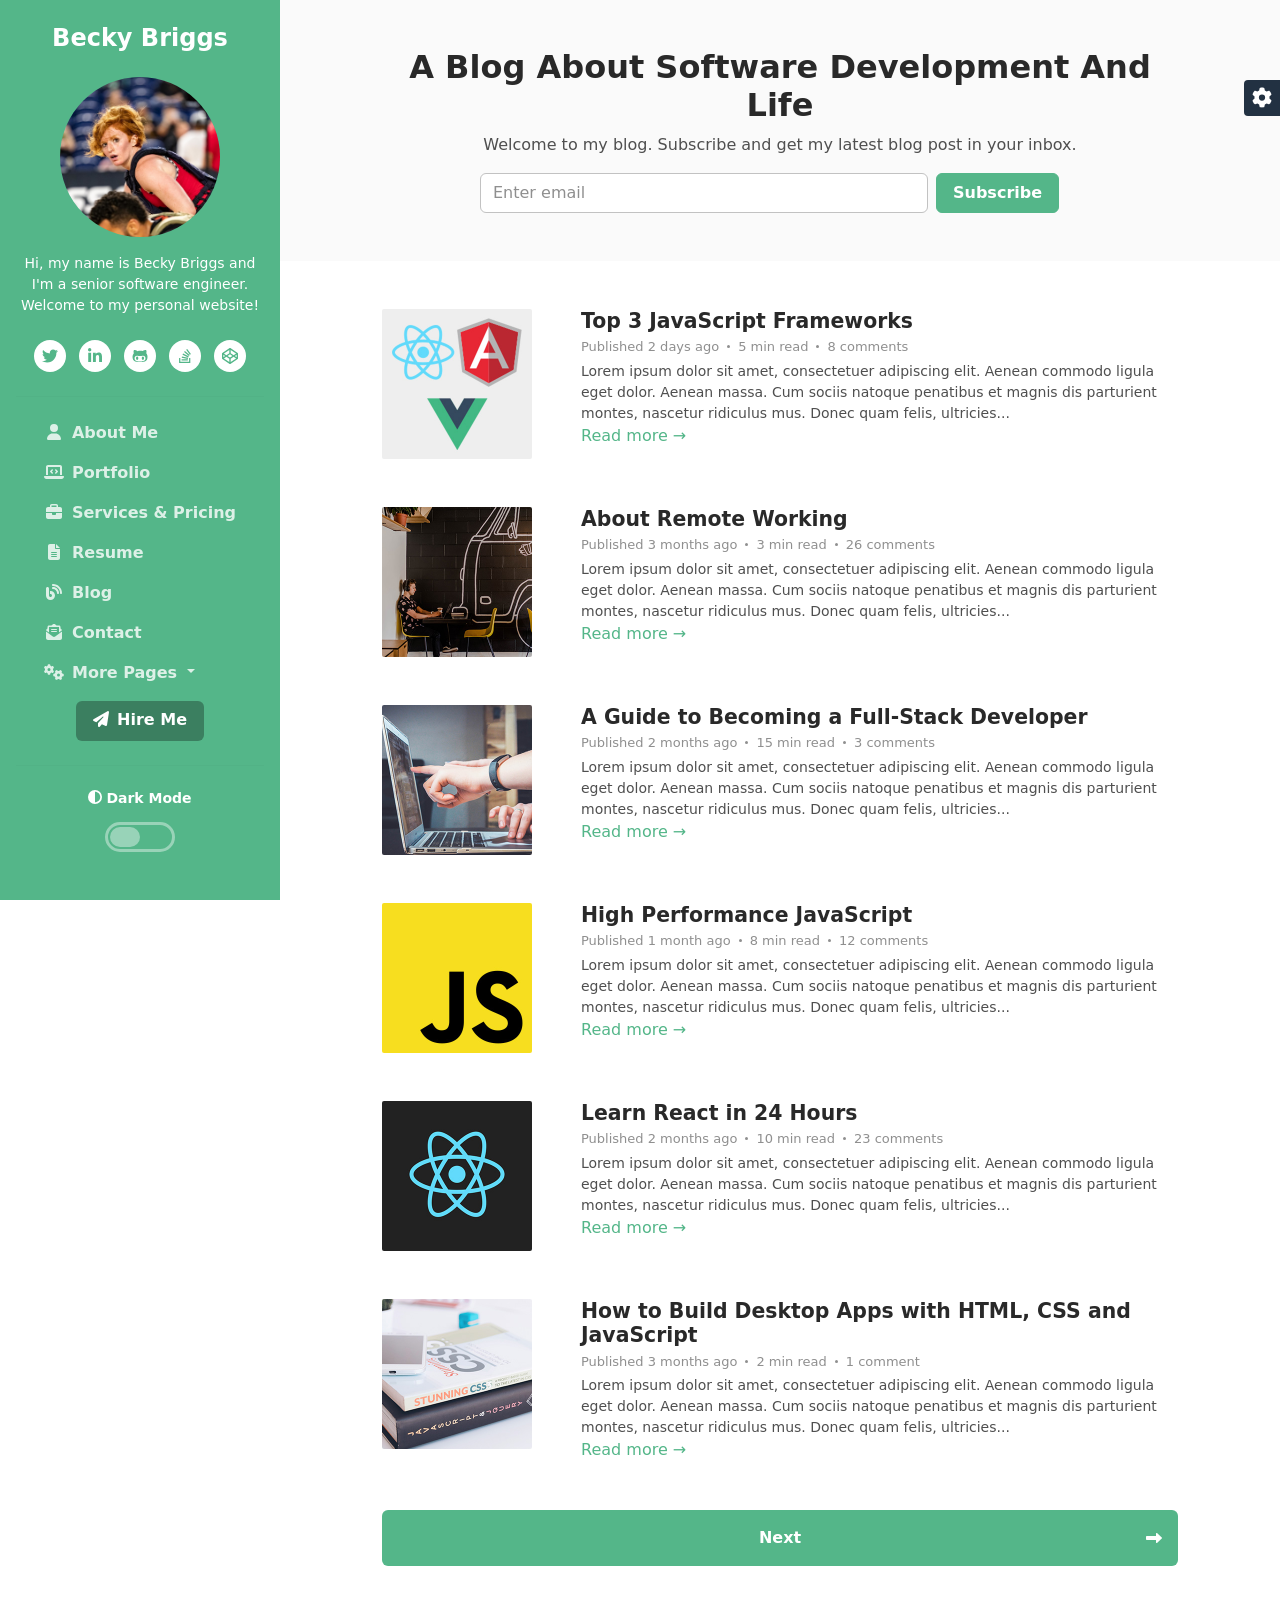
<file: blog-home-alt.html>
<!DOCTYPE html>
<html lang="en"> 
<head>
    <title>Becky Briggs</title>
    
    <!-- Meta -->
    <meta charset="utf-8">
    <meta http-equiv="X-UA-Compatible" content="IE=edge">
    <meta name="viewport" content="width=device-width, initial-scale=1.0">
    <meta name="description" content="DevCard Bootstrap 5 Template">
    <meta name="author" content="Xiaoying Riley at 3rd Wave Media">    
    <link rel="shortcut icon" href="favicon.ico"> 
    
    <!-- Google Fonts -->
	<link href="https://fonts.googleapis.com/css?family=Roboto:300,400,500,700" rel="stylesheet">
    
    <!-- FontAwesome JS -->
    <script defer src="assets/fontawesome/js/all.js"></script>
    
    <!-- Theme CSS -->  
    <link id="theme-style" rel="stylesheet" href="assets/css/theme-1.css">

</head> 

<body>
    
    <header class="header text-center">	    
		<div class="force-overflow">
			<h1 class="blog-name pt-lg-4 mb-0"><a class="no-text-decoration" href="index.html">Becky Briggs</a></h1>
			
			<nav class="navbar navbar-expand-lg navbar-dark" >
				
				<button class="navbar-toggler" type="button" data-bs-toggle="collapse" data-bs-target="#navigation" aria-controls="navigation" aria-expanded="false" aria-label="Toggle navigation">
					<span class="navbar-toggler-icon"></span>
				</button>
				
				<div id="navigation" class="collapse navbar-collapse flex-column" >
					<div class="profile-section pt-3 pt-lg-0">
						<img class="profile-image mb-3 rounded-circle mx-auto" src="assets/images/profile.jpg" alt="image" >			
						
						<div class="bio mb-3">Hi, my name is Becky Briggs and I'm a senior software engineer. Welcome to my personal website!</div><!--//bio-->
						<ul class="social-list list-inline py-2 mx-auto">
							<li class="list-inline-item"><a href="#"><i class="fab fa-twitter fa-fw"></i></a></li>
							<li class="list-inline-item"><a href="#"><i class="fab fa-linkedin-in fa-fw"></i></a></li>
							<li class="list-inline-item"><a href="#"><i class="fab fa-github-alt fa-fw"></i></a></li>
							<li class="list-inline-item"><a href="#"><i class="fab fa-stack-overflow fa-fw"></i></a></li>
							<li class="list-inline-item"><a href="#"><i class="fab fa-codepen fa-fw"></i></a></li>
						</ul><!--//social-list-->
						<hr> 
					</div><!--//profile-section-->
					
					<ul class="navbar-nav flex-column text-start">
						<li class="nav-item">
							<a class="nav-link" href="index.html"><i class="fas fa-user fa-fw me-2"></i>About Me</a>
						</li>
						<li class="nav-item">
							<a class="nav-link" href="portfolio.html"><i class="fas fa-laptop-code fa-fw me-2"></i>Portfolio</a>
						</li>
						<li class="nav-item">
							<a class="nav-link" href="services.html"><i class="fas fa-briefcase fa-fw me-2"></i>Services &amp; Pricing</a>
						</li>
						<li class="nav-item">
							<a class="nav-link" href="resume.html"><i class="fas fa-file-alt fa-fw me-2"></i>Resume</a>
						</li>
						<li class="nav-item">
							<a class="nav-link" href="blog-home.html"><i class="fas fa-blog fa-fw me-2"></i>Blog</a>
						</li>
						<li class="nav-item">
							<a class="nav-link" href="contact.html"><i class="fas fa-envelope-open-text fa-fw me-2"></i>Contact</a>
						</li>
						<li class="nav-item dropdown">
							<a class="nav-link dropdown-toggle" href="#" id="navbarDropdown" role="button" data-bs-toggle="dropdown" aria-expanded="false">
								<i class="fas fa-cogs fa-fw me-2"></i>More Pages
							</a>
							<ul class="dropdown-menu" aria-labelledby="navbarDropdown">
								<li><a class="dropdown-item" href="project.html">Project Page</a></li>
								<li><a class="dropdown-item" href="blog-home.html">Blog Home 1</a></li>
								<li><a class="dropdown-item" href="blog-home-alt.html">Blog Home 2</a></li>
								<li><a class="dropdown-item" href="blog-post.html">Blog Post</a></li>
							</ul>
						</li>
					</ul>
					
					<div class="my-2">
						<a class="btn btn-primary" href="contact.html" target="_blank"><i class="fas fa-paper-plane me-2"></i>Hire Me</a>
					</div>
					
	
					<div class="dark-mode-toggle text-center w-100">
						<hr class="mb-4">
					    <h4 class="toggle-name mb-3 "><i class="fas fa-adjust me-1"></i>Dark Mode</h4>
					    
					    <input class="toggle" id="darkmode" type="checkbox">
					    <label class="toggle-btn mx-auto mb-0" for="darkmode"></label>
					    
					</div><!--//dark-mode-toggle-->
				</div>
			</nav>
		</div><!--//force-overflow-->
	</header>
	    
    <div class="main-wrapper">
	    <section class="cta-section theme-bg-light py-5">
		    <div class="container text-center single-col-max-width">
			    <h2 class="heading">A Blog About Software Development And Life</h2>
			    <div class="intro">Welcome to my blog. Subscribe and get my latest blog post in your inbox.</div>
			    <div class="single-form-max-width pt-3 mx-auto">
				    <form class="signup-form row g-2 g-lg-2 align-items-center">
	                    <div class="col-12 col-md-9">
	                        <label class="sr-only" for="semail">Your email</label>
	                        <input type="email" id="semail" name="semail1" class="form-control me-md-1 semail" placeholder="Enter email">
	                    </div>
	                    <div class="col-12 col-md-2">
	                        <button type="submit" class="btn btn-primary">Subscribe</button>
	                    </div>
	                </form><!--//signup-form-->
			    </div><!--//single-form-max-width-->
		    </div><!--//container-->
	    </section>
	    <section class="blog-list px-3 py-5 p-md-5">
		    <div class="container single-col-max-width">
			    <div class="item mb-5">
				    <div class="row g-3 g-xl-0">
					    <div class="col-2 col-xl-3">
					        <img class="img-fluid post-thumb " src="assets/images/blog/blog-post-thumb-1.jpg" alt="image">
					    </div>
					    <div class="col">
						    <h3 class="title mb-1"><a class="text-link" href="blog-post.html">Top 3 JavaScript Frameworks</a></h3>
						    <div class="meta mb-1"><span class="date">Published 2 days ago</span><span class="time">5 min read</span><span class="comment"><a class="text-link" href="#">8 comments</a></span></div>
						    <div class="intro">Lorem ipsum dolor sit amet, consectetuer adipiscing elit. Aenean commodo ligula eget dolor. Aenean massa. Cum sociis natoque penatibus et magnis dis parturient montes, nascetur ridiculus mus. Donec quam felis, ultricies...</div>
						    <a class="text-link" href="blog-post.html">Read more &rarr;</a>
					    </div><!--//col-->
				    </div><!--//row-->
			    </div><!--//item-->
			    <div class="item mb-5">
				    <div class="row g-3 g-xl-0">
					    <div class="col-2 col-xl-3">
					        <img class="img-fluid post-thumb " src="assets/images/blog/blog-post-thumb-2.jpg" alt="image">
					    </div>
					    <div class="col">
						    <h3 class="title mb-1"><a class="text-link" href="blog-post.html">About Remote Working</a></h3>
						    <div class="meta mb-1"><span class="date">Published 3 months ago</span><span class="time">3 min read</span><span class="comment"><a class="text-link" href="#">26 comments</a></span></div>
						    <div class="intro">Lorem ipsum dolor sit amet, consectetuer adipiscing elit. Aenean commodo ligula eget dolor. Aenean massa. Cum sociis natoque penatibus et magnis dis parturient montes, nascetur ridiculus mus. Donec quam felis, ultricies...</div>
						    <a class="text-link" href="blog-post.html">Read more &rarr;</a>
					    </div><!--//col-->
				    </div><!--//row-->
			    </div><!--//item-->
			    
			    <div class="item mb-5">
				    <div class="row g-3 g-xl-0">
					    <div class="col-2 col-xl-3">
					        <img class="img-fluid post-thumb" src="assets/images/blog/blog-post-thumb-3.jpg" alt="image">
					    </div>
					    <div class="col">
						    <h3 class="title mb-1"><a class="text-link" href="blog-post.html">A Guide to Becoming a Full-Stack Developer</a></h3>
						    <div class="meta mb-1"><span class="date">Published 2 months ago</span><span class="time">15 min read</span><span class="comment"><a class="text-link" href="#">3 comments</a></span></div>
						    <div class="intro">Lorem ipsum dolor sit amet, consectetuer adipiscing elit. Aenean commodo ligula eget dolor. Aenean massa. Cum sociis natoque penatibus et magnis dis parturient montes, nascetur ridiculus mus. Donec quam felis, ultricies...</div>
						    <a class="text-link" href="blog-post.html">Read more &rarr;</a>
					    </div><!--//col-->
				    </div><!--//row-->
			    </div><!--//item-->
			    
			    <div class="item mb-5">
				    <div class="row g-3 g-xl-0">
					    <div class="col-2 col-xl-3">
					        <img class="img-fluid post-thumb" src="assets/images/blog/blog-post-thumb-4.jpg" alt="image">
					    </div>
					    <div class="col">
						    <h3 class="title mb-1"><a class="text-link" href="blog-post.html">High Performance JavaScript</a></h3>
						    <div class="meta mb-1"><span class="date">Published 1 month ago</span><span class="time">8 min read</span><span class="comment"><a class="text-link" href="#">12 comments</a></span></div>
						    <div class="intro">Lorem ipsum dolor sit amet, consectetuer adipiscing elit. Aenean commodo ligula eget dolor. Aenean massa. Cum sociis natoque penatibus et magnis dis parturient montes, nascetur ridiculus mus. Donec quam felis, ultricies...</div>
						    <a class="text-link" href="blog-post.html">Read more &rarr;</a>
					    </div><!--//col-->
				    </div><!--//row-->
			    </div><!--//item-->
			    
			    
			    <div class="item mb-5">
				    <div class="row g-3 g-xl-0">
					    <div class="col-2 col-xl-3">
					        <img class="img-fluid post-thumb" src="assets/images/blog/blog-post-thumb-5.jpg" alt="image">
					    </div>
					    <div class="col">
						    <h3 class="title mb-1"><a class="text-link" href="blog-post.html">Learn React in 24 Hours</a></h3>
						    <div class="meta mb-1"><span class="date">Published 2 months ago</span><span class="time">10 min read</span><span class="comment"><a class="text-link" href="#">23 comments</a></span></div>
						    <div class="intro">Lorem ipsum dolor sit amet, consectetuer adipiscing elit. Aenean commodo ligula eget dolor. Aenean massa. Cum sociis natoque penatibus et magnis dis parturient montes, nascetur ridiculus mus. Donec quam felis, ultricies...</div>
						    <a class="text-link" href="blog-post.html">Read more &rarr;</a>
					    </div><!--//col-->
				    </div><!--//row-->
			    </div><!--//item-->
			    
			    <div class="item">
				    <div class="row g-3 g-xl-0">
					    <div class="col-2 col-xl-3">
					        <img class="img-fluid post-thumb" src="assets/images/blog/blog-post-thumb-6.jpg" alt="image">
					    </div>
					    <div class="col">
						    <h3 class="title mb-1"><a class="text-link" href="blog-post.html">How to Build Desktop Apps with HTML, CSS and JavaScript</a></h3>
						    <div class="meta mb-1"><span class="date">Published 3 months ago</span><span class="time">2 min read</span><span class="comment"><a class="text-link" href="#">1 comment</a></span></div>
						    <div class="intro">Lorem ipsum dolor sit amet, consectetuer adipiscing elit. Aenean commodo ligula eget dolor. Aenean massa. Cum sociis natoque penatibus et magnis dis parturient montes, nascetur ridiculus mus. Donec quam felis, ultricies...</div>
						    <a class="text-link" href="blog-post.html">Read more &rarr;</a>
					    </div><!--//col-->
				    </div><!--//row-->
			    </div><!--//item-->
			    
			    <nav class="blog-nav nav nav-justified my-5">
				  <a class="nav-link-prev nav-item nav-link d-none rounded-left" href="#">Previous<i class="arrow-prev fas fa-long-arrow-alt-left"></i></a>
				  <a class="nav-link-next nav-item nav-link rounded" href="#">Next<i class="arrow-next fas fa-long-arrow-alt-right"></i></a>
				</nav>
				
		    </div>
	    </section>
	    <footer class="footer text-center py-4">
		</footer>
    
    </div><!--//main-wrapper-->
    
    <!-- *****CONFIGURE STYLE (REMOVE ON YOUR PRODUCTION SITE)****** -->  
	<div id="config-panel" class="config-panel config-panel-hide d-none d-lg-block">
		<div class="panel-inner">
			<a id="config-trigger" class="config-trigger text-center" href="#"><i class="fas fa-cog mx-auto" data-fa-transform="down-6" ></i></a>
			<h5 class="panel-title">Choose Colour</h5>
			<ul id="color-options" class="list-inline mb-0">
				<li class="theme-1 active list-inline-item"><a data-style="assets/css/theme-1.css" href="#"></a></li>
				<li class="theme-2  list-inline-item"><a data-style="assets/css/theme-2.css" href="#"></a></li>
				<li class="theme-3  list-inline-item"><a data-style="assets/css/theme-3.css" href="#"></a></li>
				<li class="theme-4  list-inline-item"><a data-style="assets/css/theme-4.css" href="#"></a></li>
				<li class="theme-5  list-inline-item"><a data-style="assets/css/theme-5.css" href="#"></a></li>
				<li class="theme-6  list-inline-item"><a data-style="assets/css/theme-6.css" href="#"></a></li>
				<li class="theme-7  list-inline-item"><a data-style="assets/css/theme-7.css" href="#"></a></li>
				<li class="theme-8  list-inline-item"><a data-style="assets/css/theme-8.css" href="#"></a></li>
				<li class="theme-9  list-inline-item"><a data-style="assets/css/theme-9.css" href="#"></a></li>
				<li class="theme-10  list-inline-item"><a data-style="assets/css/theme-10.css" href="#"></a></li>
			</ul>
			<a id="config-close" class="close" href="#"><i class="fa fa-times-circle"></i></a>
		</div><!--//panel-inner-->
	</div><!--//configure-panel-->

    <!-- Javascript -->          
    <script src="assets/plugins/popper.min.js"></script> 
    <script src="assets/plugins/bootstrap/js/bootstrap.min.js"></script> 
    
    <!-- Dark Mode -->
	<script src="assets/plugins/js-cookie.min.js"></script>
	<script src="assets/js/dark-mode.js"></script>

    <!-- Style Switcher (REMOVE ON YOUR PRODUCTION SITE) -->
    <script src="assets/js/demo/style-switcher.js"></script>     
    

</body>
</html>
</file>
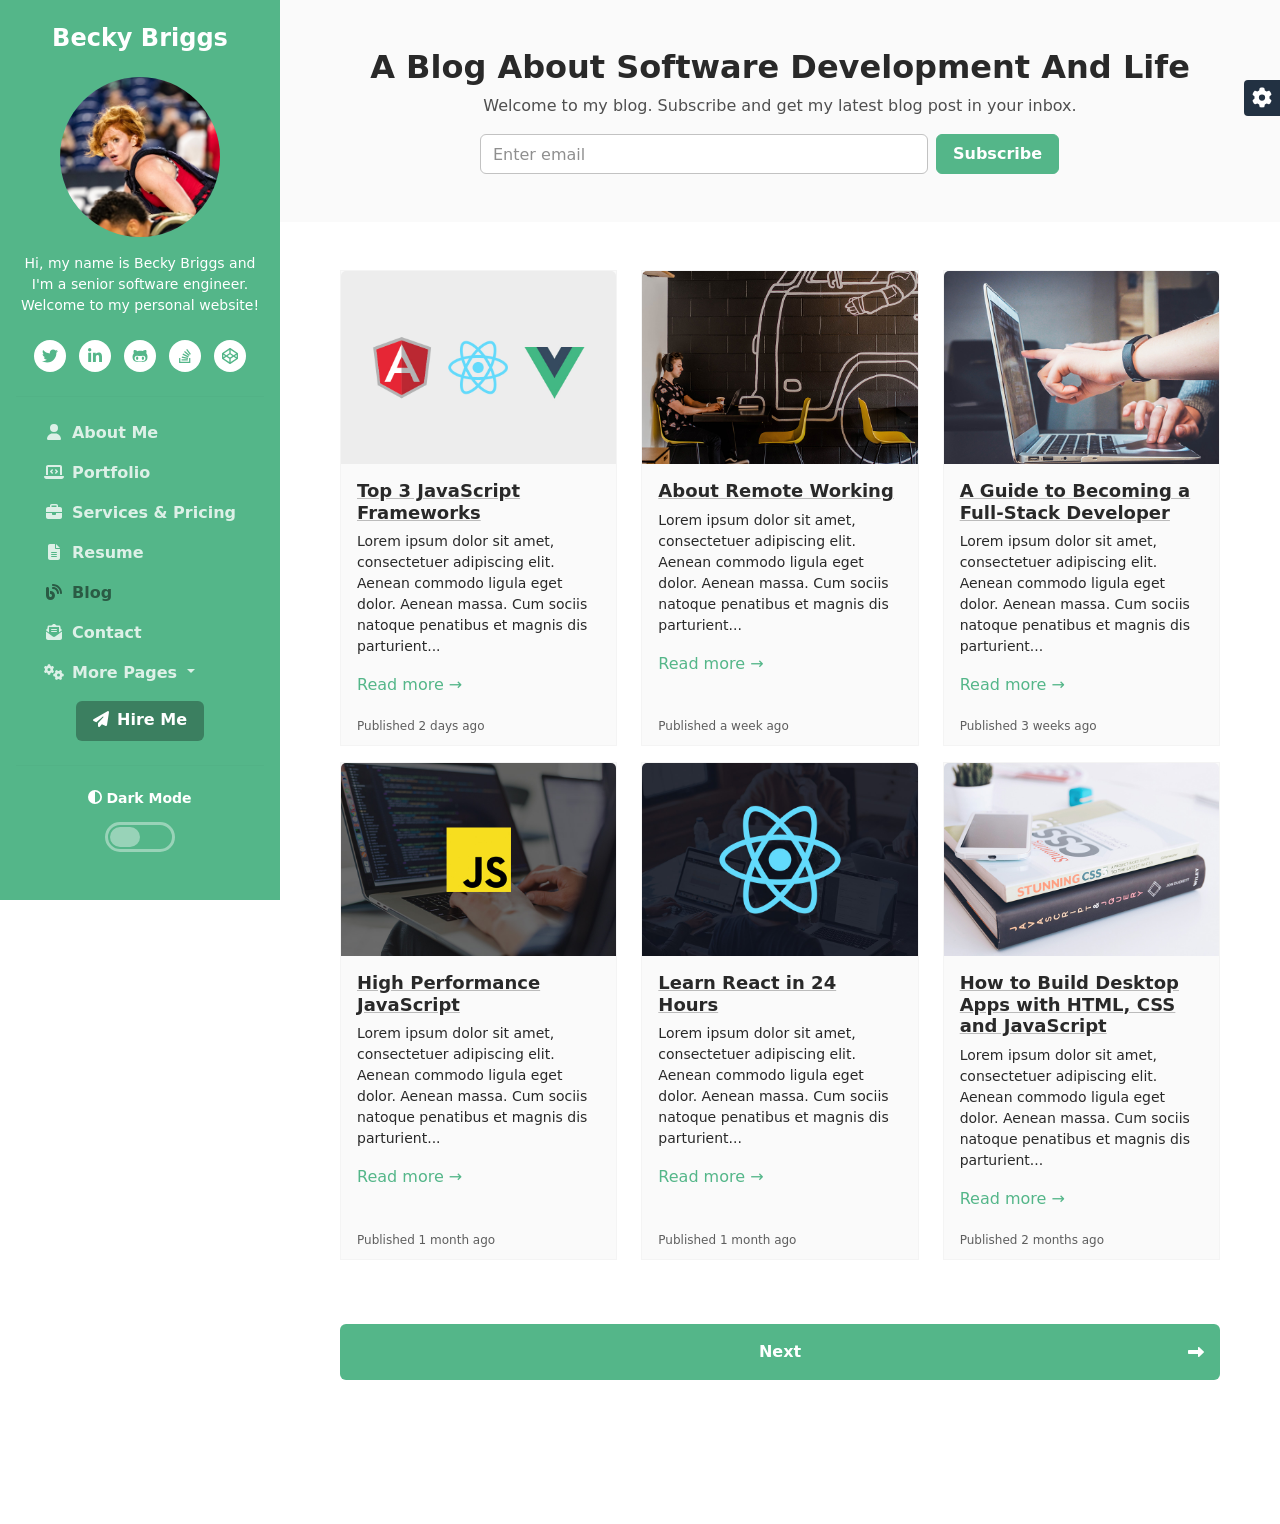
<file: blog-home.html>
<!DOCTYPE html>
<html lang="en"> 
<head>
    <title>Becky Briggs</title>
    
    <!-- Meta -->
    <meta charset="utf-8">
    <meta http-equiv="X-UA-Compatible" content="IE=edge">
    <meta name="viewport" content="width=device-width, initial-scale=1.0">
    <meta name="description" content="DevCard Bootstrap 5 Template">
    <meta name="author" content="Xiaoying Riley at 3rd Wave Media">    
    <link rel="shortcut icon" href="favicon.ico"> 
    
    <!-- Google Fonts -->
	<link href="https://fonts.googleapis.com/css?family=Roboto:300,400,500,700" rel="stylesheet">
    
    <!-- FontAwesome JS -->
    <script defer src="assets/fontawesome/js/all.js"></script>
    
    <!-- Theme CSS -->  
    <link id="theme-style" rel="stylesheet" href="assets/css/theme-1.css">

</head> 

<body>
    
    <header class="header text-center">	    
		<div class="force-overflow">
			<h1 class="blog-name pt-lg-4 mb-0"><a class="no-text-decoration" href="index.html">Becky Briggs</a></h1>
			
			<nav class="navbar navbar-expand-lg navbar-dark" >
				
				<button class="navbar-toggler" type="button" data-bs-toggle="collapse" data-bs-target="#navigation" aria-controls="navigation" aria-expanded="false" aria-label="Toggle navigation">
					<span class="navbar-toggler-icon"></span>
				</button>
				
				<div id="navigation" class="collapse navbar-collapse flex-column" >
					<div class="profile-section pt-3 pt-lg-0">
						<img class="profile-image mb-3 rounded-circle mx-auto" src="assets/images/profile.jpg" alt="image" >			
						
						<div class="bio mb-3">Hi, my name is Becky Briggs and I'm a senior software engineer. Welcome to my personal website!</div><!--//bio-->
						<ul class="social-list list-inline py-2 mx-auto">
							<li class="list-inline-item"><a href="#"><i class="fab fa-twitter fa-fw"></i></a></li>
							<li class="list-inline-item"><a href="#"><i class="fab fa-linkedin-in fa-fw"></i></a></li>
							<li class="list-inline-item"><a href="#"><i class="fab fa-github-alt fa-fw"></i></a></li>
							<li class="list-inline-item"><a href="#"><i class="fab fa-stack-overflow fa-fw"></i></a></li>
							<li class="list-inline-item"><a href="#"><i class="fab fa-codepen fa-fw"></i></a></li>
						</ul><!--//social-list-->
						<hr> 
					</div><!--//profile-section-->
					
					<ul class="navbar-nav flex-column text-start">
						<li class="nav-item">
							<a class="nav-link" href="index.html"><i class="fas fa-user fa-fw me-2"></i>About Me</a>
						</li>
						<li class="nav-item">
							<a class="nav-link" href="portfolio.html"><i class="fas fa-laptop-code fa-fw me-2"></i>Portfolio</a>
						</li>
						<li class="nav-item">
							<a class="nav-link" href="services.html"><i class="fas fa-briefcase fa-fw me-2"></i>Services &amp; Pricing</a>
						</li>
						<li class="nav-item">
							<a class="nav-link" href="resume.html"><i class="fas fa-file-alt fa-fw me-2"></i>Resume</a>
						</li>
						<li class="nav-item">
							<a class="nav-link active" href="blog-home.html"><i class="fas fa-blog fa-fw me-2"></i>Blog<span class="sr-only">(current)</span></a>
						</li>
						<li class="nav-item">
							<a class="nav-link" href="contact.html"><i class="fas fa-envelope-open-text fa-fw me-2"></i>Contact</a>
						</li>
						<li class="nav-item dropdown">
							<a class="nav-link dropdown-toggle" href="#" id="navbarDropdown" role="button" data-bs-toggle="dropdown" aria-expanded="false">
								<i class="fas fa-cogs fa-fw me-2"></i>More Pages
							</a>
							<ul class="dropdown-menu" aria-labelledby="navbarDropdown">
								<li><a class="dropdown-item" href="project.html">Project Page</a></li>
								<li><a class="dropdown-item" href="blog-home.html">Blog Home 1</a></li>
								<li><a class="dropdown-item" href="blog-home-alt.html">Blog Home 2</a></li>
								<li><a class="dropdown-item" href="blog-post.html">Blog Post</a></li>
							</ul>
						</li>
					</ul>
					
					<div class="my-2">
						<a class="btn btn-primary" href="contact.html" target="_blank"><i class="fas fa-paper-plane me-2"></i>Hire Me</a>
					</div>
					
	
					<div class="dark-mode-toggle text-center w-100">
						<hr class="mb-4">
					    <h4 class="toggle-name mb-3 "><i class="fas fa-adjust me-1"></i>Dark Mode</h4>
					    
					    <input class="toggle" id="darkmode" type="checkbox">
					    <label class="toggle-btn mx-auto mb-0" for="darkmode"></label>
					    
					</div><!--//dark-mode-toggle-->
				</div>
			</nav>
		</div><!--//force-overflow-->
	</header>
	    
    <div class="main-wrapper">
	    <section class="cta-section theme-bg-light py-5">
		    <div class="container text-center">
			    <h2 class="heading">A Blog About Software Development And Life</h2>
			    <div class="intro">Welcome to my blog. Subscribe and get my latest blog post in your inbox.</div>
			    <div class="single-form-max-width pt-3 mx-auto">
				    <form class="signup-form row g-2 g-lg-2 align-items-center">
	                    <div class="col-12 col-md-9">
	                        <label class="sr-only" for="semail">Your email</label>
	                        <input type="email" id="semail" name="semail1" class="form-control me-md-1 semail" placeholder="Enter email">
	                    </div>
	                    <div class="col-12 col-md-2">
	                        <button type="submit" class="btn btn-primary">Subscribe</button>
	                    </div>
	                </form><!--//signup-form-->
			    </div><!--//single-form-max-width-->
		    </div><!--//container-->
	    </section>
	    <section class="blog-list px-3 py-5 p-md-5">
		    <div class="container">
			    <div class="row">
					<div class="col-md-4 mb-3">
						<div class="card blog-post-card">
							<img class="card-img-top" src="assets/images/blog/blog-post-thumb-card-1.jpg" alt="image">
							<div class="card-body">
								<h5 class="card-title"><a class="theme-link" href="blog-post.html">Top 3 JavaScript Frameworks</a></h5>
								<p class="card-text">Lorem ipsum dolor sit amet, consectetuer adipiscing elit. Aenean commodo ligula eget dolor. Aenean massa. Cum sociis natoque penatibus et magnis dis parturient...</p>
								<p class="mb-0"><a class="text-link" href="blog-post.html">Read more &rarr;</a></p>
								
							</div>
							<div class="card-footer">
								<small class="text-muted">Published 2 days ago</small>
							</div>
						</div><!--//card-->
					</div><!--//col-->
					<div class="col-md-4 mb-3">
						<div class="card blog-post-card">
							<img class="card-img-top" src="assets/images/blog/blog-post-thumb-card-2.jpg" alt="image">
							<div class="card-body">
								<h5 class="card-title"><a class="theme-link" href="blog-post.html">About Remote Working</a></h5>
								<p class="card-text">Lorem ipsum dolor sit amet, consectetuer adipiscing elit. Aenean commodo ligula eget dolor. Aenean massa. Cum sociis natoque penatibus et magnis dis parturient...</p>
								<p class="mb-0"><a class="text-link" href="blog-post.html">Read more &rarr;</a></p>
							</div>
							<div class="card-footer">
								<small class="text-muted">Published a week ago</small>
								
							</div>
						</div><!--//card-->
					</div><!--//col-->
					<div class="col-md-4 mb-3">
						<div class="card blog-post-card">
							<img class="card-img-top" src="assets/images/blog/blog-post-thumb-card-3.jpg" alt="image">
							<div class="card-body">
								<h5 class="card-title"><a class="theme-link" href="blog-post.html">A Guide to Becoming a Full-Stack Developer</a></h5>
								<p class="card-text">Lorem ipsum dolor sit amet, consectetuer adipiscing elit. Aenean commodo ligula eget dolor. Aenean massa. Cum sociis natoque penatibus et magnis dis parturient...</p>
								<p class="mb-0"><a class="text-link" href="blog-post.html">Read more &rarr;</a></p>
							</div>
							<div class="card-footer">
								<small class="text-muted">Published 3 weeks ago</small>
							</div>
						</div><!--//card-->
					</div><!--//col-->
					<div class="col-md-4 mb-3">
						<div class="card blog-post-card">
							<img class="card-img-top" src="assets/images/blog/blog-post-thumb-card-4.jpg" alt="image">
							<div class="card-body">
								<h5 class="card-title"><a class="theme-link" href="blog-post.html">High Performance JavaScript</a></h5>
								<p class="card-text">Lorem ipsum dolor sit amet, consectetuer adipiscing elit. Aenean commodo ligula eget dolor. Aenean massa. Cum sociis natoque penatibus et magnis dis parturient...</p>
								<p class="mb-0"><a class="text-link" href="blog-post.html">Read more &rarr;</a></p>
							</div>
							<div class="card-footer">
								<small class="text-muted">Published 1 month ago</small>
							</div>
						</div><!--//card-->
					</div><!--//col-->
					<div class="col-md-4 mb-3">
						<div class="card blog-post-card">
							<img class="card-img-top" src="assets/images/blog/blog-post-thumb-card-5.jpg" alt="image">
							<div class="card-body">
								<h5 class="card-title"><a class="theme-link" href="blog-post.html">Learn React in 24 Hours</a></h5>
								<p class="card-text">Lorem ipsum dolor sit amet, consectetuer adipiscing elit. Aenean commodo ligula eget dolor. Aenean massa. Cum sociis natoque penatibus et magnis dis parturient...</p>
								<p class="mb-0"><a class="text-link" href="blog-post.html">Read more &rarr;</a></p>
							</div>
							<div class="card-footer">
								<small class="text-muted">Published 1 month ago</small>
							</div>
						</div><!--//card-->
					</div><!--//col-->
					<div class="col-md-4 mb-3">
						<div class="card blog-post-card">
							<img class="card-img-top" src="assets/images/blog/blog-post-thumb-card-6.jpg" alt="image">
							<div class="card-body">
								<h5 class="card-title"><a class="theme-link" href="blog-post.html">How to Build Desktop Apps with HTML, CSS and JavaScript</a></h5>
								<p class="card-text">Lorem ipsum dolor sit amet, consectetuer adipiscing elit. Aenean commodo ligula eget dolor. Aenean massa. Cum sociis natoque penatibus et magnis dis parturient...</p>
								<p class="mb-0"><a class="text-link" href="blog-post.html">Read more &rarr;</a></p>
							</div>
							<div class="card-footer">
								<small class="text-muted">Published 2 months ago</small>
							</div>
						</div><!--//card-->
					</div><!--//col-->
				</div><!--//row-->
			    
			    
			    <nav class="blog-nav nav nav-justified my-5">
				  <a class="nav-link-prev nav-item nav-link d-none rounded-left" href="#">Previous<i class="arrow-prev fas fa-long-arrow-alt-left"></i></a>
				  <a class="nav-link-next nav-item nav-link rounded" href="#">Next<i class="arrow-next fas fa-long-arrow-alt-right"></i></a>
				</nav>
				
		    </div>
	    </section>
	    
	    <footer class="footer text-center py-4">
		</footer>
    
    </div><!--//main-wrapper-->
    
    <!-- *****CONFIGURE STYLE (REMOVE ON YOUR PRODUCTION SITE)****** -->  
	<div id="config-panel" class="config-panel config-panel-hide d-none d-lg-block">
		<div class="panel-inner">
			<a id="config-trigger" class="config-trigger text-center" href="#"><i class="fas fa-cog mx-auto" data-fa-transform="down-6" ></i></a>
			<h5 class="panel-title">Choose Colour</h5>
			<ul id="color-options" class="list-inline mb-0">
				<li class="theme-1 active list-inline-item"><a data-style="assets/css/theme-1.css" href="#"></a></li>
				<li class="theme-2  list-inline-item"><a data-style="assets/css/theme-2.css" href="#"></a></li>
				<li class="theme-3  list-inline-item"><a data-style="assets/css/theme-3.css" href="#"></a></li>
				<li class="theme-4  list-inline-item"><a data-style="assets/css/theme-4.css" href="#"></a></li>
				<li class="theme-5  list-inline-item"><a data-style="assets/css/theme-5.css" href="#"></a></li>
				<li class="theme-6  list-inline-item"><a data-style="assets/css/theme-6.css" href="#"></a></li>
				<li class="theme-7  list-inline-item"><a data-style="assets/css/theme-7.css" href="#"></a></li>
				<li class="theme-8  list-inline-item"><a data-style="assets/css/theme-8.css" href="#"></a></li>
				<li class="theme-9  list-inline-item"><a data-style="assets/css/theme-9.css" href="#"></a></li>
				<li class="theme-10  list-inline-item"><a data-style="assets/css/theme-10.css" href="#"></a></li>
			</ul>
			<a id="config-close" class="close" href="#"><i class="fa fa-times-circle"></i></a>
		</div><!--//panel-inner-->
	</div><!--//configure-panel-->

    <!-- Javascript -->
    <script src="assets/plugins/popper.min.js"></script> 
    <script src="assets/plugins/bootstrap/js/bootstrap.min.js"></script> 
    
    <!-- Dark Mode -->
	<script src="assets/plugins/js-cookie.min.js"></script>
	<script src="assets/js/dark-mode.js"></script>

    <!-- Style Switcher (REMOVE ON YOUR PRODUCTION SITE) -->
    <script src="assets/js/demo/style-switcher.js"></script>     
    

</body>
</html>
</file>
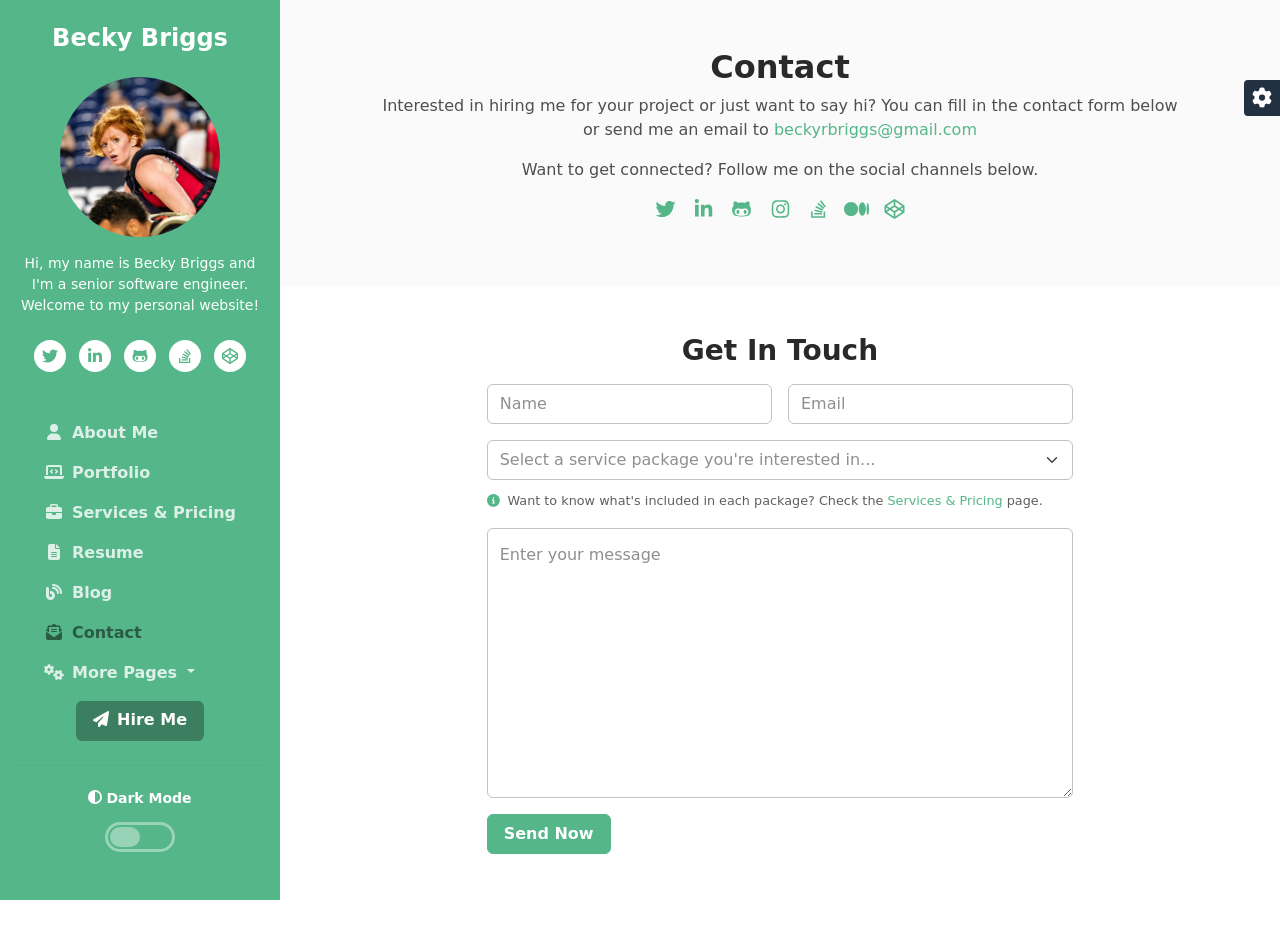
<file: contact.html>
<!DOCTYPE html>
<html lang="en"> 
<head>
    <title>Becky Briggs</title>
    
    <!-- Meta -->
    <meta charset="utf-8">
    <meta http-equiv="X-UA-Compatible" content="IE=edge">
    <meta name="viewport" content="width=device-width, initial-scale=1.0">
    <meta name="description" content="DevCard Bootstrap 5 Template">
    <meta name="author" content="Xiaoying Riley at 3rd Wave Media">    
    <link rel="shortcut icon" href="favicon.ico"> 
    
    <!-- Google Fonts -->
	<link href="https://fonts.googleapis.com/css?family=Roboto:300,400,500,700" rel="stylesheet">
    
    <!-- FontAwesome JS -->
    <script defer src="assets/fontawesome/js/all.js"></script>
    
    <!-- Theme CSS -->  
    <link id="theme-style" rel="stylesheet" href="assets/css/theme-1.css">

</head> 

<body>
    
    <header class="header text-center">	    
		<div class="force-overflow">
			<h1 class="blog-name pt-lg-4 mb-0"><a class="no-text-decoration" href="index.html">Becky Briggs</a></h1>
			
			<nav class="navbar navbar-expand-lg navbar-dark" >
				
				<button class="navbar-toggler" type="button" data-bs-toggle="collapse" data-bs-target="#navigation" aria-controls="navigation" aria-expanded="false" aria-label="Toggle navigation">
					<span class="navbar-toggler-icon"></span>
				</button>
				
				<div id="navigation" class="collapse navbar-collapse flex-column" >
					<div class="profile-section pt-3 pt-lg-0">
						<img class="profile-image mb-3 rounded-circle mx-auto" src="assets/images/profile.jpg" alt="image" >			
						
						<div class="bio mb-3">Hi, my name is Becky Briggs and I'm a senior software engineer. Welcome to my personal website!</div><!--//bio-->
						<ul class="social-list list-inline py-2 mx-auto">
							<li class="list-inline-item"><a href="#"><i class="fab fa-twitter fa-fw"></i></a></li>
							<li class="list-inline-item"><a href="#"><i class="fab fa-linkedin-in fa-fw"></i></a></li>
							<li class="list-inline-item"><a href="#"><i class="fab fa-github-alt fa-fw"></i></a></li>
							<li class="list-inline-item"><a href="#"><i class="fab fa-stack-overflow fa-fw"></i></a></li>
							<li class="list-inline-item"><a href="#"><i class="fab fa-codepen fa-fw"></i></a></li>
						</ul><!--//social-list-->
						<hr> 
					</div><!--//profile-section-->
					
					<ul class="navbar-nav flex-column text-start">
						<li class="nav-item">
							<a class="nav-link" href="index.html"><i class="fas fa-user fa-fw me-2"></i>About Me</a>
						</li>
						<li class="nav-item">
							<a class="nav-link" href="portfolio.html"><i class="fas fa-laptop-code fa-fw me-2"></i>Portfolio</a>
						</li>
						<li class="nav-item">
							<a class="nav-link" href="services.html"><i class="fas fa-briefcase fa-fw me-2"></i>Services &amp; Pricing</a>
						</li>
						<li class="nav-item">
							<a class="nav-link" href="resume.html"><i class="fas fa-file-alt fa-fw me-2"></i>Resume</a>
						</li>
						<li class="nav-item">
							<a class="nav-link" href="blog-home.html"><i class="fas fa-blog fa-fw me-2"></i>Blog</a>
						</li>
						<li class="nav-item">
							<a class="nav-link active" href="contact.html"><i class="fas fa-envelope-open-text fa-fw me-2"></i>Contact<span class="sr-only">(current)</span></a>
						</li>
						<li class="nav-item dropdown">
							<a class="nav-link dropdown-toggle" href="#" id="navbarDropdown" role="button" data-bs-toggle="dropdown" aria-expanded="false">
								<i class="fas fa-cogs fa-fw me-2"></i>More Pages
							</a>
							<ul class="dropdown-menu" aria-labelledby="navbarDropdown">
								<li><a class="dropdown-item" href="project.html">Project Page</a></li>
								<li><a class="dropdown-item" href="blog-home.html">Blog Home 1</a></li>
								<li><a class="dropdown-item" href="blog-home-alt.html">Blog Home 2</a></li>
								<li><a class="dropdown-item" href="blog-post.html">Blog Post</a></li>
							</ul>
						</li>
					</ul>
					
					<div class="my-2">
						<a class="btn btn-primary" href="contact.html" target="_blank"><i class="fas fa-paper-plane me-2"></i>Hire Me</a>
					</div>
					
	
					<div class="dark-mode-toggle text-center w-100">
						<hr class="mb-4">
					    <h4 class="toggle-name mb-3 "><i class="fas fa-adjust me-1"></i>Dark Mode</h4>
					    
					    <input class="toggle" id="darkmode" type="checkbox">
					    <label class="toggle-btn mx-auto mb-0" for="darkmode"></label>
					    
					</div><!--//dark-mode-toggle-->
				</div>
			</nav>
		</div><!--//force-overflow-->
	</header>
	    
    <div class="main-wrapper">
	    <section class="cta-section theme-bg-light py-5">
		    <div class="container text-center single-col-max-width">
			    <h2 class="heading">Contact</h2>
			    <div class="intro">
			    <p>Interested in hiring me for your project or just want to say hi? You can fill in the contact form below or send me an email to <a  class="text-link" href="mailto:#">beckyrbriggs@gmail.com</a></p>
			    <p>Want to get connected? Follow me on the social channels below.</p>
			    <ul class="list-inline mb-0">
		            <li class="list-inline-item mb-3"><a class="twitter" href="#"><i class="fab fa-twitter fa-fw fa-lg"></i></a></li>
		            
	                <li class="list-inline-item mb-3"><a class="linkedin" href="#"><i class="fab fa-linkedin-in fa-fw fa-lg"></i></a></li>
	                <li class="list-inline-item mb-3"><a class="github" href="#"><i class="fab fa-github-alt fa-fw fa-lg"></i></a></li>
	                <li class="list-inline-item"><a class="instagram" href="#"><i class="fab fa-instagram fa-fw fa-lg"></i></a></li>
	                <li class="list-inline-item mb-3"><a class="stack-overflow" href="#"><i class="fab fa-stack-overflow fa-fw fa-lg"></i></a></li>
	                <li class="list-inline-item mb-3"><a class="medium" href="#"><i class="fab fa-medium-m fa-fw fa-lg"></i></a></li>
	                <li class="list-inline-item mb-3"><a class="codepen" href="#"><i class="fab fa-codepen fa-fw fa-lg"></i></a></li>
	                
	                
	                <!--<li class="list-inline-item mb-3"><a class="facebook" href="#"><i class="fab fa-facebook-f fa-fw fa-lg"></i></a></li>-->
	                
	                
	            </ul><!--//social-list-->
			    
			</div><!--//container-->
	    </section>
	    <section class="contact-section px-3 py-5 p-md-5">
		    <div class="container">
			    <form id="contact-form" class="contact-form col-lg-8 mx-lg-auto" method="post" action="">
			        <h3 class="text-center mb-3">Get In Touch</h3>
			        <div class="row g-3">                                                           
		                <div class="col-12 col-md-6">
		                    <label class="sr-only" for="cname">Name</label>
		                    <input type="text" class="form-control" id="cname" name="name" placeholder="Name" minlength="2" required="" aria-required="true">
		                </div>                    
		                <div class="col-12 col-md-6">
		                    <label class="sr-only" for="cemail">Email</label>
		                    <input type="email" class="form-control" id="cemail" name="email" placeholder="Email" required="" aria-required="true">
		                </div>
		                <div class="col-12">
			                <select id="services" class="form-select" name="services">
								<option selected>Select a service package you're interested in...</option>
								<option value="basic">Basic</option>
								<option value="standard">Standard</option>
								<option value="premium">Premium</option>
								<option value="not sure">Not sure</option>
							</select>
							<div class="mt-2">
							    <small class="form-text text-muted pt-1"><i class="fas fa-info-circle me-2 text-primary"></i>Want to know what's included in each package? Check the <a class="text-link" href="services.html" target="_blank">Services &amp; Pricing</a> page.</small>
							</div>
						</div>
		                <div class="col-12">
		                    <label class="sr-only" for="cmessage">Your message</label>
		                    <textarea class="form-control" id="cmessage" name="message" placeholder="Enter your message" rows="10" required="" aria-required="true"></textarea>
		                </div>
		                 <div class="form-group col-12">
		                    <button type="submit" class="btn btn-block btn-primary py-2">Send Now</button>
		                </div>                           
		            </div><!--//form-row-->
		        </form>
		    </div><!--//container-->
	    </section>
	    
	    <footer class="footer text-center py-4">
		</footer>
    
    </div><!--//main-wrapper-->
    
    <!-- *****CONFIGURE STYLE (REMOVE ON YOUR PRODUCTION SITE)****** -->  
	<div id="config-panel" class="config-panel config-panel-hide d-none d-lg-block">
		<div class="panel-inner">
			<a id="config-trigger" class="config-trigger text-center" href="#"><i class="fas fa-cog mx-auto" data-fa-transform="down-6" ></i></a>
			<h5 class="panel-title">Choose Colour</h5>
			<ul id="color-options" class="list-inline mb-0">
				<li class="theme-1 active list-inline-item"><a data-style="assets/css/theme-1.css" href="#"></a></li>
				<li class="theme-2  list-inline-item"><a data-style="assets/css/theme-2.css" href="#"></a></li>
				<li class="theme-3  list-inline-item"><a data-style="assets/css/theme-3.css" href="#"></a></li>
				<li class="theme-4  list-inline-item"><a data-style="assets/css/theme-4.css" href="#"></a></li>
				<li class="theme-5  list-inline-item"><a data-style="assets/css/theme-5.css" href="#"></a></li>
				<li class="theme-6  list-inline-item"><a data-style="assets/css/theme-6.css" href="#"></a></li>
				<li class="theme-7  list-inline-item"><a data-style="assets/css/theme-7.css" href="#"></a></li>
				<li class="theme-8  list-inline-item"><a data-style="assets/css/theme-8.css" href="#"></a></li>
				<li class="theme-9  list-inline-item"><a data-style="assets/css/theme-9.css" href="#"></a></li>
				<li class="theme-10  list-inline-item"><a data-style="assets/css/theme-10.css" href="#"></a></li>
			</ul>
			<a id="config-close" class="close" href="#"><i class="fa fa-times-circle"></i></a>
		</div><!--//panel-inner-->
	</div><!--//configure-panel-->

    <!-- Javascript -->          
    <script src="assets/plugins/popper.min.js"></script> 
    <script src="assets/plugins/bootstrap/js/bootstrap.min.js"></script> 
    
    <!-- Dark Mode -->
	<script src="assets/plugins/js-cookie.min.js"></script>
	<script src="assets/js/dark-mode.js"></script>

    <!-- Style Switcher (REMOVE ON YOUR PRODUCTION SITE) -->
    <script src="assets/js/demo/style-switcher.js"></script>     
    

</body>
</html>
</file>
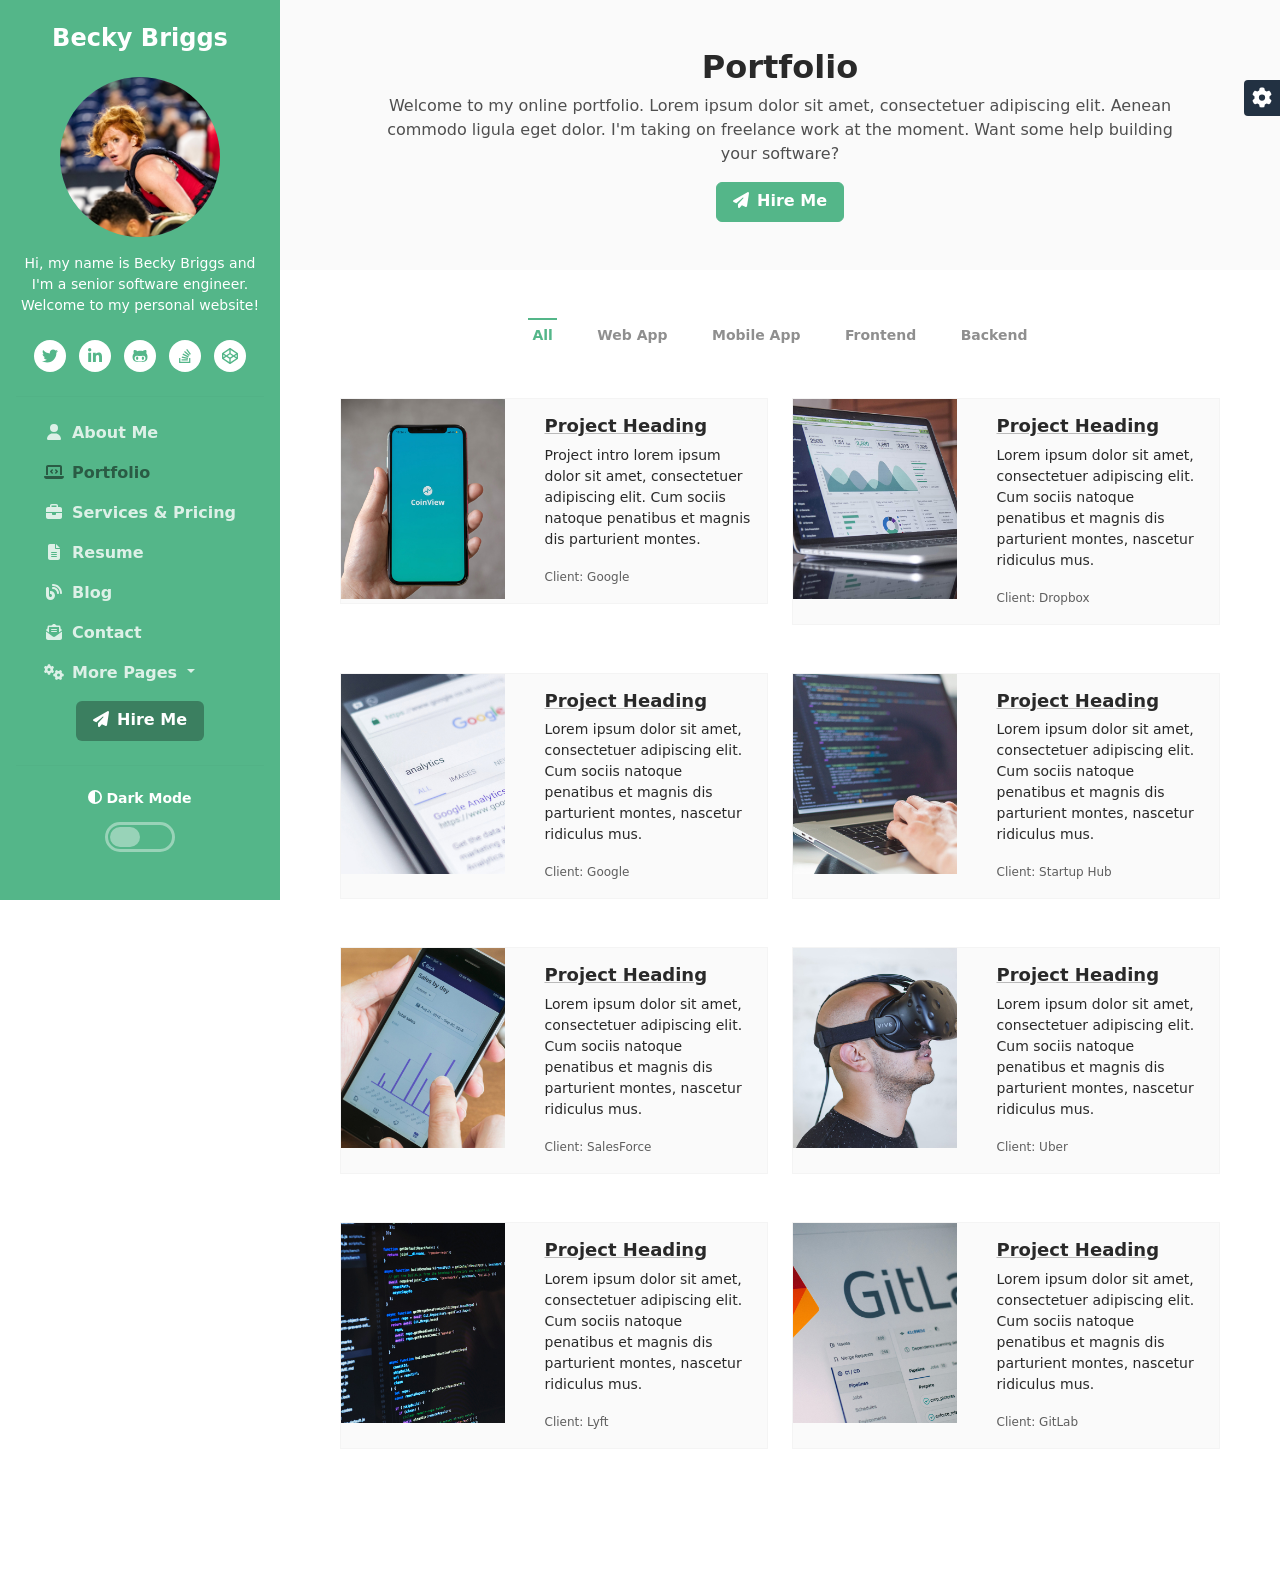
<file: portfolio.html>
<!DOCTYPE html>
<html lang="en"> 
<head>
    <title>Becky Briggs</title>
    
    <!-- Meta -->
    <meta charset="utf-8">
    <meta http-equiv="X-UA-Compatible" content="IE=edge">
    <meta name="viewport" content="width=device-width, initial-scale=1.0">
    <meta name="description" content="DevCard Bootstrap 5 Template">
    <meta name="author" content="Xiaoying Riley at 3rd Wave Media">    
    <link rel="shortcut icon" href="favicon.ico"> 
    
    <!-- Google Fonts -->
	<link href="https://fonts.googleapis.com/css?family=Roboto:300,400,500,700" rel="stylesheet">
    
    <!-- FontAwesome JS -->
    <script defer src="assets/fontawesome/js/all.js"></script>
    
    <!-- Theme CSS -->  
    <link id="theme-style" rel="stylesheet" href="assets/css/theme-1.css">

</head> 

<body>
    
    <header class="header text-center">	    
		<div class="force-overflow">
			<h1 class="blog-name pt-lg-4 mb-0"><a class="no-text-decoration" href="index.html">Becky Briggs</a></h1>
			
			<nav class="navbar navbar-expand-lg navbar-dark" >
				
				<button class="navbar-toggler" type="button" data-bs-toggle="collapse" data-bs-target="#navigation" aria-controls="navigation" aria-expanded="false" aria-label="Toggle navigation">
					<span class="navbar-toggler-icon"></span>
				</button>
				
				<div id="navigation" class="collapse navbar-collapse flex-column" >
					<div class="profile-section pt-3 pt-lg-0">
						<img class="profile-image mb-3 rounded-circle mx-auto" src="assets/images/profile.jpg" alt="image" >			
						
						<div class="bio mb-3">Hi, my name is Becky Briggs and I'm a senior software engineer. Welcome to my personal website!</div><!--//bio-->
						<ul class="social-list list-inline py-2 mx-auto">
							<li class="list-inline-item"><a href="#"><i class="fab fa-twitter fa-fw"></i></a></li>
							<li class="list-inline-item"><a href="#"><i class="fab fa-linkedin-in fa-fw"></i></a></li>
							<li class="list-inline-item"><a href="#"><i class="fab fa-github-alt fa-fw"></i></a></li>
							<li class="list-inline-item"><a href="#"><i class="fab fa-stack-overflow fa-fw"></i></a></li>
							<li class="list-inline-item"><a href="#"><i class="fab fa-codepen fa-fw"></i></a></li>
						</ul><!--//social-list-->
						<hr> 
					</div><!--//profile-section-->
					
					<ul class="navbar-nav flex-column text-start">
						<li class="nav-item">
							<a class="nav-link" href="index.html"><i class="fas fa-user fa-fw me-2"></i>About Me</a>
						</li>
						<li class="nav-item">
							<a class="nav-link active" href="portfolio.html"><i class="fas fa-laptop-code fa-fw me-2"></i>Portfolio<span class="sr-only">(current)</span></a>
						</li>
						<li class="nav-item">
							<a class="nav-link" href="services.html"><i class="fas fa-briefcase fa-fw me-2"></i>Services &amp; Pricing</a>
						</li>
						<li class="nav-item">
							<a class="nav-link" href="resume.html"><i class="fas fa-file-alt fa-fw me-2"></i>Resume</a>
						</li>
						<li class="nav-item">
							<a class="nav-link" href="blog-home.html"><i class="fas fa-blog fa-fw me-2"></i>Blog</a>
						</li>
						<li class="nav-item">
							<a class="nav-link" href="contact.html"><i class="fas fa-envelope-open-text fa-fw me-2"></i>Contact</a>
						</li>
						<li class="nav-item dropdown">
							<a class="nav-link dropdown-toggle" href="#" id="navbarDropdown" role="button" data-bs-toggle="dropdown" aria-expanded="false">
								<i class="fas fa-cogs fa-fw me-2"></i>More Pages
							</a>
							<ul class="dropdown-menu" aria-labelledby="navbarDropdown">
								<li><a class="dropdown-item" href="project.html">Project Page</a></li>
								<li><a class="dropdown-item" href="blog-home.html">Blog Home 1</a></li>
								<li><a class="dropdown-item" href="blog-home-alt.html">Blog Home 2</a></li>
								<li><a class="dropdown-item" href="blog-post.html">Blog Post</a></li>
							</ul>
						</li>
					</ul>
					
					<div class="my-2">
						<a class="btn btn-primary" href="contact.html" target="_blank"><i class="fas fa-paper-plane me-2"></i>Hire Me</a>
					</div>
					
	
					<div class="dark-mode-toggle text-center w-100">
						<hr class="mb-4">
					    <h4 class="toggle-name mb-3 "><i class="fas fa-adjust me-1"></i>Dark Mode</h4>
					    
					    <input class="toggle" id="darkmode" type="checkbox">
					    <label class="toggle-btn mx-auto mb-0" for="darkmode"></label>
					    
					</div><!--//dark-mode-toggle-->
				</div>
			</nav>
		</div><!--//force-overflow-->
	</header>
	    
    <div class="main-wrapper">
	    <section class="cta-section theme-bg-light py-5">
		    <div class="container text-center single-col-max-width">
			    <h2 class="heading">Portfolio</h2>
			    <div class="intro">
			    <p>Welcome to my online portfolio. Lorem ipsum dolor sit amet, consectetuer adipiscing elit. Aenean commodo ligula eget dolor. I'm taking on freelance work at the moment. Want some help building your software?</p>
			    
			    </div>
			    <a class="btn btn-primary" href="contact.html" target="_blank"><i class="fas fa-paper-plane me-2"></i>Hire Me</a>
			    
			    
		    </div><!--//container-->
	    </section>
	    <section class="projects-list px-3 py-5 p-md-5">
		    <div class="container">
			    <div class="text-center">
				    <ul id="filters" class="filters mb-5 mx-auto   ps-0">
		                <li class="type active mb-3 mb-lg-0" data-filter="*">All</li>
		                <li class="type  mb-3 mb-lg-0" data-filter=".webapp">Web App</li>
		                <li class="type  mb-3 mb-lg-0" data-filter=".mobileapp">Mobile App</li>
		                <li class="type  mb-3 mb-lg-0" data-filter=".frontend">Frontend</li>
		                <li class="type  mb-3 mb-lg-0" data-filter=".backend">Backend</li>
		            </ul><!--//filters-->
			    </div>
	            
			    <div class="project-cards row isotope">
					<div class="isotope-item col-md-6 mb-5 mobileapp frontend">
						<div class="card project-card">
							<div class="row">
								<div class="col-12 col-xl-5 card-img-holder">
									<img src="assets/images/project/project-1.jpg" class="card-img" alt="image">
								</div>
								<div class="col-12 col-xl-7">
									<div class="card-body">
										<h5 class="card-title"><a href="project.html" class="theme-link">Project Heading</a></h5>
										<p class="card-text">Project intro lorem ipsum dolor sit amet, consectetuer adipiscing elit. Cum sociis natoque penatibus et magnis dis parturient montes.</p>
										<p class="card-text"><small class="text-muted">Client: Google</small></p>
									</div>
								</div>
							</div>
							<div class="link-mask">
								<a class="link-mask-link" href="project.html"></a>
								<div class="link-mask-text">
									<a class="btn btn-secondary" href="project.html">
										<i class="fas fa-eye me-2"></i>View Case Study
									</a>
								</div>
							</div><!--//link-mask-->
						</div><!--//card-->
					</div><!--//col-->
					<div class="isotope-item col-md-6 mb-5 webapp frontend">	
						<div class="card project-card">
							<div class="row">
								<div class="col-12 col-xl-5 card-img-holder">
									<img src="assets/images/project/project-2.jpg" class="card-img" alt="image">
								</div>
								<div class="col-12 col-xl-7">
									<div class="card-body">
										<h5 class="card-title"><a href="project.html" class="theme-link">Project Heading</a></h5>
										<p class="card-text">Lorem ipsum dolor sit amet, consectetuer adipiscing elit. Cum sociis natoque penatibus et magnis dis parturient montes, nascetur ridiculus mus. </p>
										<p class="card-text"><small class="text-muted">Client: Dropbox</small></p>
									</div>
								</div>
							</div>
							<div class="link-mask">
								<a class="link-mask-link" href="project.html"></a>
								<div class="link-mask-text">
									<a class="btn btn-secondary" href="project.html">
										<i class="fas fa-eye me-2"></i>View Case Study
									</a>
								</div>
							</div><!--//link-mask-->
						</div><!--//card-->
					</div><!--//col-->
					<div class="isotope-item col-md-6 mb-5 mobileapp">
						<div class="card project-card">
							<div class="row">
								<div class="col-12 col-xl-5 card-img-holder">
									<img src="assets/images/project/project-3.jpg" class="card-img" alt="image">
								</div>
								<div class="col-12 col-xl-7">
									<div class="card-body">
										<h5 class="card-title"><a href="project.html" class="theme-link">Project Heading</a></h5>
										<p class="card-text">Lorem ipsum dolor sit amet, consectetuer adipiscing elit. Cum sociis natoque penatibus et magnis dis parturient montes, nascetur ridiculus mus. </p>
										<p class="card-text"><small class="text-muted">Client: Google</small></p>
									</div>
								</div>
							</div>
							<div class="link-mask">
								<a class="link-mask-link" href="project.html"></a>
								<div class="link-mask-text">
									<a class="btn btn-secondary" href="project.html">
										<i class="fas fa-eye me-2"></i>View Case Study
									</a>
								</div>
							</div><!--//link-mask-->
						</div><!--//card-->
					</div><!--//col-->
					<div class="isotope-item col-md-6 mb-5 webapp backend">
						<div class="card project-card">
							<div class="row">
								<div class="col-12 col-xl-5 card-img-holder">
									<img src="assets/images/project/project-4.jpg" class="card-img" alt="image">
								</div>
								<div class="col-12 col-xl-7">
									<div class="card-body">
										<h5 class="card-title"><a href="project.html" class="theme-link">Project Heading</a></h5>
										<p class="card-text">Lorem ipsum dolor sit amet, consectetuer adipiscing elit. Cum sociis natoque penatibus et magnis dis parturient montes, nascetur ridiculus mus. </p>
										<p class="card-text"><small class="text-muted">Client: Startup Hub</small></p>
									</div>
								</div>
							</div>
							<div class="link-mask">
								<a class="link-mask-link" href="project.html"></a>
								<div class="link-mask-text">
									<a class="btn btn-secondary" href="project.html">
										<i class="fas fa-eye me-2"></i>View Case Study
									</a>
								</div>
							</div><!--//link-mask-->
						</div><!--//card-->
					</div><!--//col-->
					<div class="isotope-item col-md-6 mb-5 mobileapp frontend">
						<div class="card project-card">
							<div class="row">
								<div class="col-12 col-xl-5 card-img-holder">
									<img src="assets/images/project/project-5.jpg" class="card-img" alt="image">
								</div>
								<div class="col-12 col-xl-7">
									<div class="card-body">
										<h5 class="card-title"><a href="project.html" class="theme-link">Project Heading</a></h5>
										<p class="card-text">Lorem ipsum dolor sit amet, consectetuer adipiscing elit. Cum sociis natoque penatibus et magnis dis parturient montes, nascetur ridiculus mus. </p>
										<p class="card-text"><small class="text-muted">Client: SalesForce</small></p>
									</div>
								</div>
							</div>
							<div class="link-mask">
								<a class="link-mask-link" href="project.html"></a>
								<div class="link-mask-text">
									<a class="btn btn-secondary" href="project.html">
										<i class="fas fa-eye me-2"></i>View Case Study
									</a>
								</div>
							</div><!--//link-mask-->
						</div><!--//card-->
					</div><!--//col-->
					<div class="isotope-item col-md-6 mb-5 webapp backend">
						<div class="card project-card">
							<div class="row">
								<div class="col-12 col-xl-5 card-img-holder">
									<img src="assets/images/project/project-6.jpg" class="card-img" alt="image">
								</div>
								<div class="col-12 col-xl-7">
									<div class="card-body">
										<h5 class="card-title"><a href="project.html" class="theme-link">Project Heading</a></h5>
										<p class="card-text">Lorem ipsum dolor sit amet, consectetuer adipiscing elit. Cum sociis natoque penatibus et magnis dis parturient montes, nascetur ridiculus mus. </p>
										<p class="card-text"><small class="text-muted">Client: Uber</small></p>
									</div>
								</div>
							</div>
							<div class="link-mask">
								<a class="link-mask-link" href="project.html"></a>
								<div class="link-mask-text">
									<a class="btn btn-secondary" href="project.html">
										<i class="fas fa-eye me-2"></i>View Case Study
									</a>
								</div>
							</div><!--//link-mask-->
						</div><!--//card-->
					</div><!--//col-->
					<div class="isotope-item col-md-6 mb-5 webapp frontend backend">
						<div class="card project-card">
							<div class="row">
								<div class="col-12 col-xl-5 card-img-holder">
									<img src="assets/images/project/project-7.jpg" class="card-img" alt="image">
								</div>
								<div class="col-12 col-xl-7">
									<div class="card-body">
										<h5 class="card-title"><a href="project.html" class="theme-link">Project Heading</a></h5>
										<p class="card-text">Lorem ipsum dolor sit amet, consectetuer adipiscing elit. Cum sociis natoque penatibus et magnis dis parturient montes, nascetur ridiculus mus. </p>
										<p class="card-text"><small class="text-muted">Client: Lyft</small></p>
									</div>
								</div>
							</div>
							<div class="link-mask">
								<a class="link-mask-link" href="project.html"></a>
								<div class="link-mask-text">
									<a class="btn btn-secondary" href="project.html">
										<i class="fas fa-eye me-2"></i>View Case Study
									</a>
								</div>
							</div><!--//link-mask-->
						</div><!--//card-->
					</div><!--//col-->
					<div class="isotope-item col-md-6 mb-5 webapp frontend">
						<div class="card project-card">
							<div class="row">
								<div class="col-12 col-xl-5 card-img-holder">
									<img src="assets/images/project/project-8.jpg" class="card-img" alt="image">
								</div>
								<div class="col-12 col-xl-7">
									<div class="card-body">
										<h5 class="card-title"><a href="project.html" class="theme-link">Project Heading</a></h5>
										<p class="card-text">Lorem ipsum dolor sit amet, consectetuer adipiscing elit. Cum sociis natoque penatibus et magnis dis parturient montes, nascetur ridiculus mus. </p>
										<p class="card-text"><small class="text-muted">Client: GitLab</small></p>
									</div>
								</div>
							</div>
							<div class="link-mask">
								<a class="link-mask-link" href="project.html"></a>
								<div class="link-mask-text">
									<a class="btn btn-secondary" href="project.html">
										<i class="fas fa-eye me-2"></i>View Case Study
									</a>
								</div>
							</div><!--//link-mask-->
						</div><!--//card-->
					</div><!--//col-->
				</div><!--//row-->
			
		    </div>
	    </section>
	    
	    <footer class="footer text-center py-4">
		</footer>
    
    </div><!--//main-wrapper-->
    
    <!-- *****CONFIGURE STYLE (REMOVE ON YOUR PRODUCTION SITE)****** -->  
	<div id="config-panel" class="config-panel config-panel-hide d-none d-lg-block">
		<div class="panel-inner">
			<a id="config-trigger" class="config-trigger text-center" href="#"><i class="fas fa-cog mx-auto" data-fa-transform="down-6" ></i></a>
			<h5 class="panel-title">Choose Colour</h5>
			<ul id="color-options" class="list-inline mb-0">
				<li class="theme-1 active list-inline-item"><a data-style="assets/css/theme-1.css" href="#"></a></li>
				<li class="theme-2  list-inline-item"><a data-style="assets/css/theme-2.css" href="#"></a></li>
				<li class="theme-3  list-inline-item"><a data-style="assets/css/theme-3.css" href="#"></a></li>
				<li class="theme-4  list-inline-item"><a data-style="assets/css/theme-4.css" href="#"></a></li>
				<li class="theme-5  list-inline-item"><a data-style="assets/css/theme-5.css" href="#"></a></li>
				<li class="theme-6  list-inline-item"><a data-style="assets/css/theme-6.css" href="#"></a></li>
				<li class="theme-7  list-inline-item"><a data-style="assets/css/theme-7.css" href="#"></a></li>
				<li class="theme-8  list-inline-item"><a data-style="assets/css/theme-8.css" href="#"></a></li>
				<li class="theme-9  list-inline-item"><a data-style="assets/css/theme-9.css" href="#"></a></li>
				<li class="theme-10  list-inline-item"><a data-style="assets/css/theme-10.css" href="#"></a></li>
			</ul>
			<a id="config-close" class="close" href="#"><i class="fa fa-times-circle"></i></a>
		</div><!--//panel-inner-->
	</div><!--//configure-panel-->

    <!-- Javascript -->   
    <script src="assets/plugins/popper.min.js"></script> 
    <script src="assets/plugins/bootstrap/js/bootstrap.min.js"></script> 
    
    <!--Page Specific JS -->
    <script type="text/javascript" src="assets/plugins/imagesloaded.pkgd.min.js"></script> 
    <script type="text/javascript" src="assets/plugins/isotope.pkgd.min.js"></script> 
    
    <script type="text/javascript" src="assets/js/isotope-custom.js"></script>
    
    <!-- Dark Mode -->
	<script src="assets/plugins/js-cookie.min.js"></script>
	<script src="assets/js/dark-mode.js"></script>

    <!-- Style Switcher (REMOVE ON YOUR PRODUCTION SITE) -->
    <script src="assets/js/demo/style-switcher.js"></script>     
    

</body>
</html>
</file>
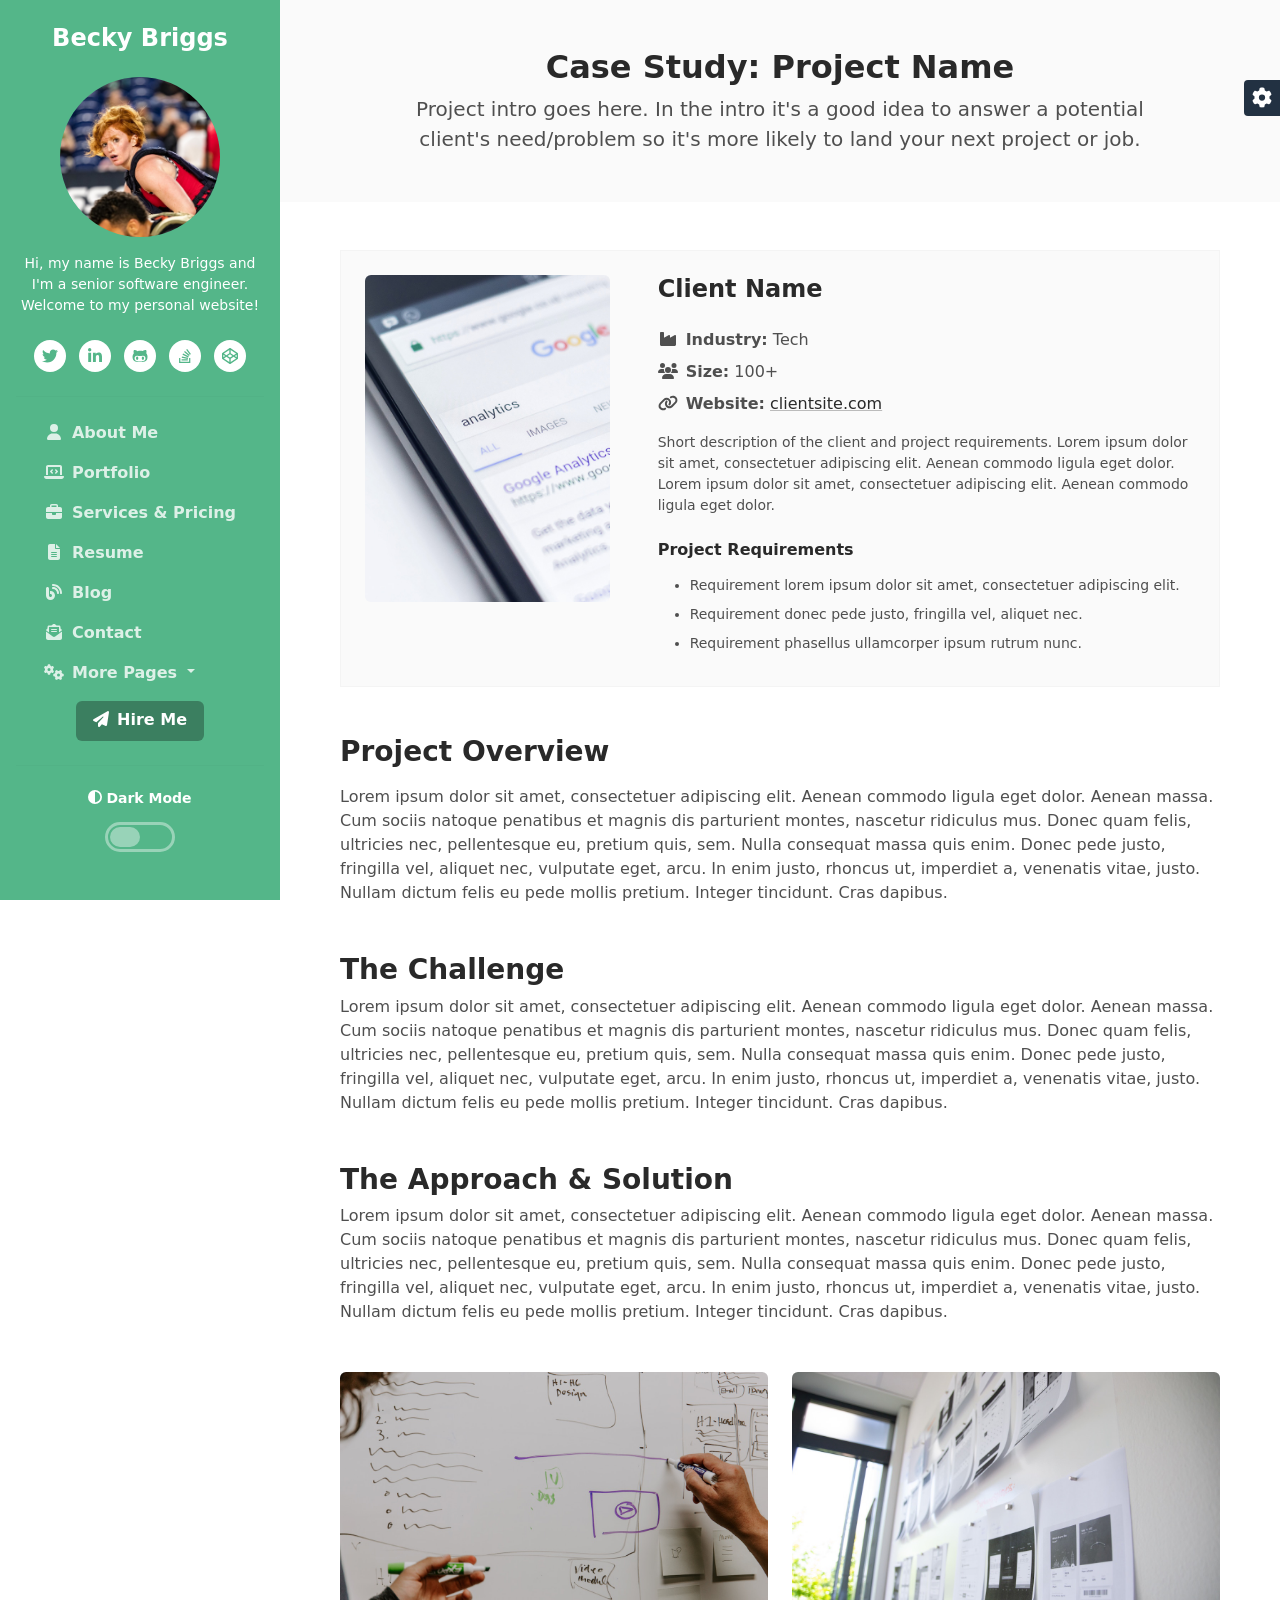
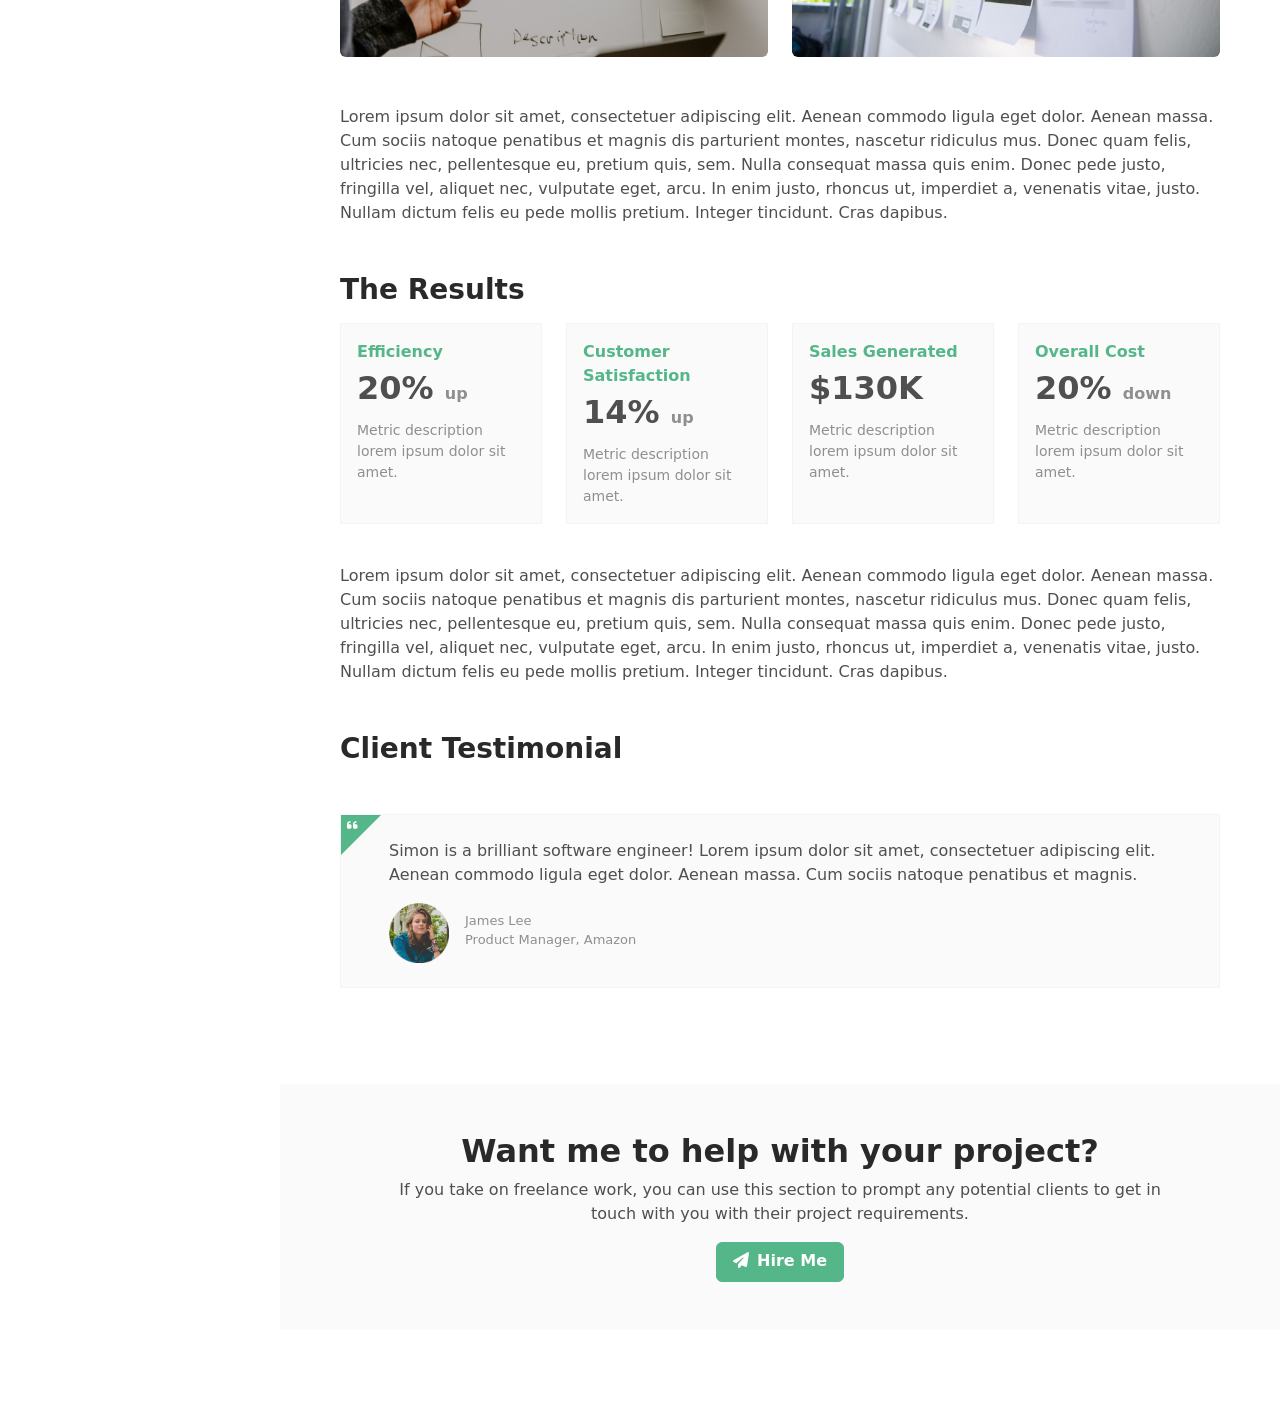
<file: project.html>
<!DOCTYPE html>
<html lang="en"> 
<head>
    <title>Becky Briggs</title>
    
    <!-- Meta -->
    <meta charset="utf-8">
    <meta http-equiv="X-UA-Compatible" content="IE=edge">
    <meta name="viewport" content="width=device-width, initial-scale=1.0">
    <meta name="description" content="DevCard Bootstrap 5 Template">
    <meta name="author" content="Xiaoying Riley at 3rd Wave Media">    
    <link rel="shortcut icon" href="favicon.ico"> 
    
    <!-- Google Fonts -->
	<link href="https://fonts.googleapis.com/css?family=Roboto:300,400,500,700" rel="stylesheet">
    
    <!-- FontAwesome JS -->
    <script defer src="assets/fontawesome/js/all.js"></script>
    
    <!-- Theme CSS -->  
    <link id="theme-style" rel="stylesheet" href="assets/css/theme-1.css">

</head> 

<body>
    
    <header class="header text-center">	    
		<div class="force-overflow">
			<h1 class="blog-name pt-lg-4 mb-0"><a class="no-text-decoration" href="index.html">Becky Briggs</a></h1>
			
			<nav class="navbar navbar-expand-lg navbar-dark" >
				
				<button class="navbar-toggler" type="button" data-bs-toggle="collapse" data-bs-target="#navigation" aria-controls="navigation" aria-expanded="false" aria-label="Toggle navigation">
					<span class="navbar-toggler-icon"></span>
				</button>
				
				<div id="navigation" class="collapse navbar-collapse flex-column" >
					<div class="profile-section pt-3 pt-lg-0">
						<img class="profile-image mb-3 rounded-circle mx-auto" src="assets/images/profile.jpg" alt="image" >			
						
						<div class="bio mb-3">Hi, my name is Becky Briggs and I'm a senior software engineer. Welcome to my personal website!</div><!--//bio-->
						<ul class="social-list list-inline py-2 mx-auto">
							<li class="list-inline-item"><a href="#"><i class="fab fa-twitter fa-fw"></i></a></li>
							<li class="list-inline-item"><a href="#"><i class="fab fa-linkedin-in fa-fw"></i></a></li>
							<li class="list-inline-item"><a href="#"><i class="fab fa-github-alt fa-fw"></i></a></li>
							<li class="list-inline-item"><a href="#"><i class="fab fa-stack-overflow fa-fw"></i></a></li>
							<li class="list-inline-item"><a href="#"><i class="fab fa-codepen fa-fw"></i></a></li>
						</ul><!--//social-list-->
						<hr> 
					</div><!--//profile-section-->
					
					<ul class="navbar-nav flex-column text-start">
						<li class="nav-item">
							<a class="nav-link" href="index.html"><i class="fas fa-user fa-fw me-2"></i>About Me</a>
						</li>
						<li class="nav-item">
							<a class="nav-link" href="portfolio.html"><i class="fas fa-laptop-code fa-fw me-2"></i>Portfolio</a>
						</li>
						<li class="nav-item">
							<a class="nav-link" href="services.html"><i class="fas fa-briefcase fa-fw me-2"></i>Services &amp; Pricing</a>
						</li>
						<li class="nav-item">
							<a class="nav-link" href="resume.html"><i class="fas fa-file-alt fa-fw me-2"></i>Resume</a>
						</li>
						<li class="nav-item">
							<a class="nav-link" href="blog-home.html"><i class="fas fa-blog fa-fw me-2"></i>Blog</a>
						</li>
						<li class="nav-item">
							<a class="nav-link" href="contact.html"><i class="fas fa-envelope-open-text fa-fw me-2"></i>Contact</a>
						</li>
						<li class="nav-item dropdown">
							<a class="nav-link dropdown-toggle" href="#" id="navbarDropdown" role="button" data-bs-toggle="dropdown" aria-expanded="false">
								<i class="fas fa-cogs fa-fw me-2"></i>More Pages
							</a>
							<ul class="dropdown-menu" aria-labelledby="navbarDropdown">
								<li><a class="dropdown-item" href="project.html">Project Page</a></li>
								<li><a class="dropdown-item" href="blog-home.html">Blog Home 1</a></li>
								<li><a class="dropdown-item" href="blog-home-alt.html">Blog Home 2</a></li>
								<li><a class="dropdown-item" href="blog-post.html">Blog Post</a></li>
							</ul>
						</li>
					</ul>
					
					<div class="my-2">
						<a class="btn btn-primary" href="contact.html" target="_blank"><i class="fas fa-paper-plane me-2"></i>Hire Me</a>
					</div>
					
	
					<div class="dark-mode-toggle text-center w-100">
						<hr class="mb-4">
					    <h4 class="toggle-name mb-3 "><i class="fas fa-adjust me-1"></i>Dark Mode</h4>
					    
					    <input class="toggle" id="darkmode" type="checkbox">
					    <label class="toggle-btn mx-auto mb-0" for="darkmode"></label>
					    
					</div><!--//dark-mode-toggle-->
				</div>
			</nav>
		</div><!--//force-overflow-->
	</header>
	    
    <div class="main-wrapper">
	    <section class="cta-section theme-bg-light py-5">
		    <div class="container single-col-max-width">
			    <h2 class="heading text-center">Case Study: Project Name</h2>
			    <div class="project-intro text-center">
					<p class="mb-0 lead">Project intro goes here. In the intro it's a good idea to answer a potential client's need/problem so it's more likely to land your next project or job.</p>
				</div>
			    
		    </div><!--//container-->
	    </section>
	    <section class="project px-3 py-5 p-md-5">
		    <div class="container">
			    <div class="project-meta theme-bg-light p-4">
				    <div class="row g-4 g-lg-5">
					    <div class="col-md-5 col-lg-4 col-xxl-3 d-none d-md-block">
					        <img class="project-thumb img-fluid rounded" src="assets/images/project/project-3.jpg" alt="">
					    </div><!--//col-->
						<div class="col-12 col-md-7 col-lg-8 col-xxl-9">
						    <div class="client-info">
							    <h3 class="client-name font-weight-bold mb-4">Client Name</h3>
							    <ul class="client-meta list-unstyled">
								    <li class="mb-2"><i class="fas fa-industry fa-fw me-2"></i><strong>Industry:</strong> Tech</li>
								    <li class="mb-2"><i class="fas fa-users fa-fw me-2"></i><strong>Size:</strong> 100+</li>
								    <li class="mb-2"><strong><i class="fas fa-link fa-fw me-2"></i>Website:</strong> <a class="theme-link" href="#">clientsite.com</a></li>
								    
							    </ul>
							    <div class="client-bio mb-4">Short description of the client and project requirements. Lorem ipsum dolor sit amet, consectetuer adipiscing elit. Aenean commodo ligula eget dolor. Lorem ipsum dolor sit amet, consectetuer adipiscing elit. Aenean commodo ligula eget dolor.</div>
							    <h4 class="subheading mb-3">Project Requirements</h4>
							    <ul class="mb-0">
								    <li class="mb-2">Requirement lorem ipsum dolor sit amet, consectetuer adipiscing elit.</li>
								    <li class="mb-2">Requirement donec pede justo, fringilla vel, aliquet nec.</li>
								    <li class="mb-2">Requirement phasellus ullamcorper ipsum rutrum nunc. </li>
							    </ul>
						    </div><!--//client-info-->					
						</div><!--//col-->
				    </div><!--//row-->
				</div><!--//project-meta-->
				<div class="project-sections py-5">
					<div class="project-section mb-5">
					    <h3 class="project-section-title mb-3">Project Overview</h3>
					    <p>Lorem ipsum dolor sit amet, consectetuer adipiscing elit. Aenean commodo ligula eget dolor. Aenean massa. Cum sociis natoque penatibus et magnis dis parturient montes, nascetur ridiculus mus. Donec quam felis, ultricies nec, pellentesque eu, pretium quis, sem. Nulla consequat massa quis enim. Donec pede justo, fringilla vel, aliquet nec, vulputate eget, arcu. In enim justo, rhoncus ut, imperdiet a, venenatis vitae, justo. Nullam dictum felis eu pede mollis pretium. Integer tincidunt. Cras dapibus. </p>
					</div><!--//project-section-->
					
					<div class="project-section mb-5">
					     <h3 class="project-section-title">The Challenge</h3>
					    <p>Lorem ipsum dolor sit amet, consectetuer adipiscing elit. Aenean commodo ligula eget dolor. Aenean massa. Cum sociis natoque penatibus et magnis dis parturient montes, nascetur ridiculus mus. Donec quam felis, ultricies nec, pellentesque eu, pretium quis, sem. Nulla consequat massa quis enim. Donec pede justo, fringilla vel, aliquet nec, vulputate eget, arcu. In enim justo, rhoncus ut, imperdiet a, venenatis vitae, justo. Nullam dictum felis eu pede mollis pretium. Integer tincidunt. Cras dapibus. </p>
					     
					</div><!--//project-section-->
					
					<div class="project-section mb-5">
					     <h3 class="project-section-title">The Approach &amp; Solution</h3>
					    <p>Lorem ipsum dolor sit amet, consectetuer adipiscing elit. Aenean commodo ligula eget dolor. Aenean massa. Cum sociis natoque penatibus et magnis dis parturient montes, nascetur ridiculus mus. Donec quam felis, ultricies nec, pellentesque eu, pretium quis, sem. Nulla consequat massa quis enim. Donec pede justo, fringilla vel, aliquet nec, vulputate eget, arcu. In enim justo, rhoncus ut, imperdiet a, venenatis vitae, justo. Nullam dictum felis eu pede mollis pretium. Integer tincidunt. Cras dapibus. </p>
					    <div class="row mt-5">
						    <div class="col-12 col-lg-6 mb-5">
							    <img class="img-fluid rounded" src="assets/images/project/project-figure-1.jpg" alt="image">
						    </div>
						    <div class="col-12 col-lg-6 mb-5">
							    <img class="img-fluid rounded" src="assets/images/project/project-figure-2.jpg" alt="image">
						    </div>
					    </div>
						    
					    <p>Lorem ipsum dolor sit amet, consectetuer adipiscing elit. Aenean commodo ligula eget dolor. Aenean massa. Cum sociis natoque penatibus et magnis dis parturient montes, nascetur ridiculus mus. Donec quam felis, ultricies nec, pellentesque eu, pretium quis, sem. Nulla consequat massa quis enim. Donec pede justo, fringilla vel, aliquet nec, vulputate eget, arcu. In enim justo, rhoncus ut, imperdiet a, venenatis vitae, justo. Nullam dictum felis eu pede mollis pretium. Integer tincidunt. Cras dapibus. </p>
					     
					</div><!--//project-section-->
					
					<div class="project-section mb-5">
					     <h3 class="project-section-title mb-3">The Results</h3>
					     
					     <div class="metrics mb-4">
						     <div class="row">
							     <div class="metric col-6 col-xl-3 mb-3">
								     <div class="inner p-3 theme-bg-light">
									     <div class="metric-name">Efficiency</div>
									     <div class="metric-data mb-2">20% <span class="unit">up</span></div>
									     <div class="metric-desc">Metric description lorem ipsum dolor sit amet.</div>
								     </div>
							     </div><!--//metric-->
							     <div class="metric col-6 col-xl-3 mb-3">
								     <div class="inner p-3 theme-bg-light">
									     <div class="metric-name">Customer Satisfaction</div>
									     <div class="metric-data mb-2">14% <span class="unit">up</span></div>
									     <div class="metric-desc">Metric description lorem ipsum dolor sit amet.</div>
								     </div>
							     </div><!--//metric-->
							     <div class="metric col-6 col-xl-3 mb-3">
								     <div class="inner p-3 theme-bg-light">
									     <div class="metric-name">Sales Generated</div>
									     <div class="metric-data mb-2">$130K</div>
									     <div class="metric-desc">Metric description lorem ipsum dolor sit amet.</div>
								     </div>
							     </div><!--//metric-->
							     <div class="metric col-6 col-xl-3 mb-3">
								     <div class="inner p-3 theme-bg-light">
									     <div class="metric-name">Overall Cost</div>
									     <div class="metric-data mb-2">20% <span class="unit">down</span></div>
									     <div class="metric-desc">Metric description lorem ipsum dolor sit amet.</div>
								     </div>
							     </div><!--//metric-->
						     </div><!--//row-->
					     </div><!--//metrics-->
					     
					    <p>Lorem ipsum dolor sit amet, consectetuer adipiscing elit. Aenean commodo ligula eget dolor. Aenean massa. Cum sociis natoque penatibus et magnis dis parturient montes, nascetur ridiculus mus. Donec quam felis, ultricies nec, pellentesque eu, pretium quis, sem. Nulla consequat massa quis enim. Donec pede justo, fringilla vel, aliquet nec, vulputate eget, arcu. In enim justo, rhoncus ut, imperdiet a, venenatis vitae, justo. Nullam dictum felis eu pede mollis pretium. Integer tincidunt. Cras dapibus. </p>
					     
					</div><!--//project-section-->
					
					<div class="project-section mb-5">
					     <h3 class="project-section-title mb-3">Client Testimonial</h3>
                    </div><!--//project-section-->
				    <div class="client-quote">
						<div class="quote-holder">
							<blockquote class="quote-content">
								Simon is a brilliant software engineer! Lorem ipsum dolor sit amet, consectetuer adipiscing elit. Aenean commodo ligula eget dolor. Aenean massa. Cum sociis natoque penatibus et magnis.
							</blockquote>
							<i class="fas fa-quote-left"></i>
						</div><!--//quote-holder-->
						<div class="source-holder">
							<div class="source-profile">
								<img src="assets/images/clients/profile-4.png" alt="image"/>
							</div>
							<div class="meta">
								<div class="name">James Lee</div>
								<div class="info">Product Manager, Amazon</div>
							</div>
						</div>
					</div>
				</div>
		    </div>
	    </section>
	    
	    <section class="promo-section theme-bg-light py-5 text-center">
		    <div class="container single-col-max-width">
			    <h2 class="title">Want me to help with your project?</h2>
			    <p>If you take on freelance work, you can use this section to prompt any potential clients to get in touch with you with their project requirements.</p>
                <div class="text-center"><a class="btn btn-primary" href="contact.html" target="_blank"><i class="fas fa-paper-plane me-2"></i>Hire Me</a></div>
		    </div><!--//container-->
	    </section><!--//promo-section-->
	    
	    <footer class="footer text-center py-4">
		</footer>
    
    </div><!--//main-wrapper-->
    
    <!-- *****CONFIGURE STYLE (REMOVE ON YOUR PRODUCTION SITE)****** -->  
	<div id="config-panel" class="config-panel config-panel-hide d-none d-lg-block">
		<div class="panel-inner">
			<a id="config-trigger" class="config-trigger text-center" href="#"><i class="fas fa-cog mx-auto" data-fa-transform="down-6" ></i></a>
			<h5 class="panel-title">Choose Colour</h5>
			<ul id="color-options" class="list-inline mb-0">
				<li class="theme-1 active list-inline-item"><a data-style="assets/css/theme-1.css" href="#"></a></li>
				<li class="theme-2  list-inline-item"><a data-style="assets/css/theme-2.css" href="#"></a></li>
				<li class="theme-3  list-inline-item"><a data-style="assets/css/theme-3.css" href="#"></a></li>
				<li class="theme-4  list-inline-item"><a data-style="assets/css/theme-4.css" href="#"></a></li>
				<li class="theme-5  list-inline-item"><a data-style="assets/css/theme-5.css" href="#"></a></li>
				<li class="theme-6  list-inline-item"><a data-style="assets/css/theme-6.css" href="#"></a></li>
				<li class="theme-7  list-inline-item"><a data-style="assets/css/theme-7.css" href="#"></a></li>
				<li class="theme-8  list-inline-item"><a data-style="assets/css/theme-8.css" href="#"></a></li>
				<li class="theme-9  list-inline-item"><a data-style="assets/css/theme-9.css" href="#"></a></li>
				<li class="theme-10  list-inline-item"><a data-style="assets/css/theme-10.css" href="#"></a></li>
			</ul>
			<a id="config-close" class="close" href="#"><i class="fa fa-times-circle"></i></a>
		</div><!--//panel-inner-->
	</div><!--//configure-panel-->

    <!-- Javascript -->          
    <script src="assets/plugins/popper.min.js"></script> 
    <script src="assets/plugins/bootstrap/js/bootstrap.min.js"></script> 
    
    <!-- Dark Mode -->
	<script src="assets/plugins/js-cookie.min.js"></script>
	<script src="assets/js/dark-mode.js"></script>

    <!-- Style Switcher (REMOVE ON YOUR PRODUCTION SITE) -->
    <script src="assets/js/demo/style-switcher.js"></script>     
    

</body>
</html>
</file>
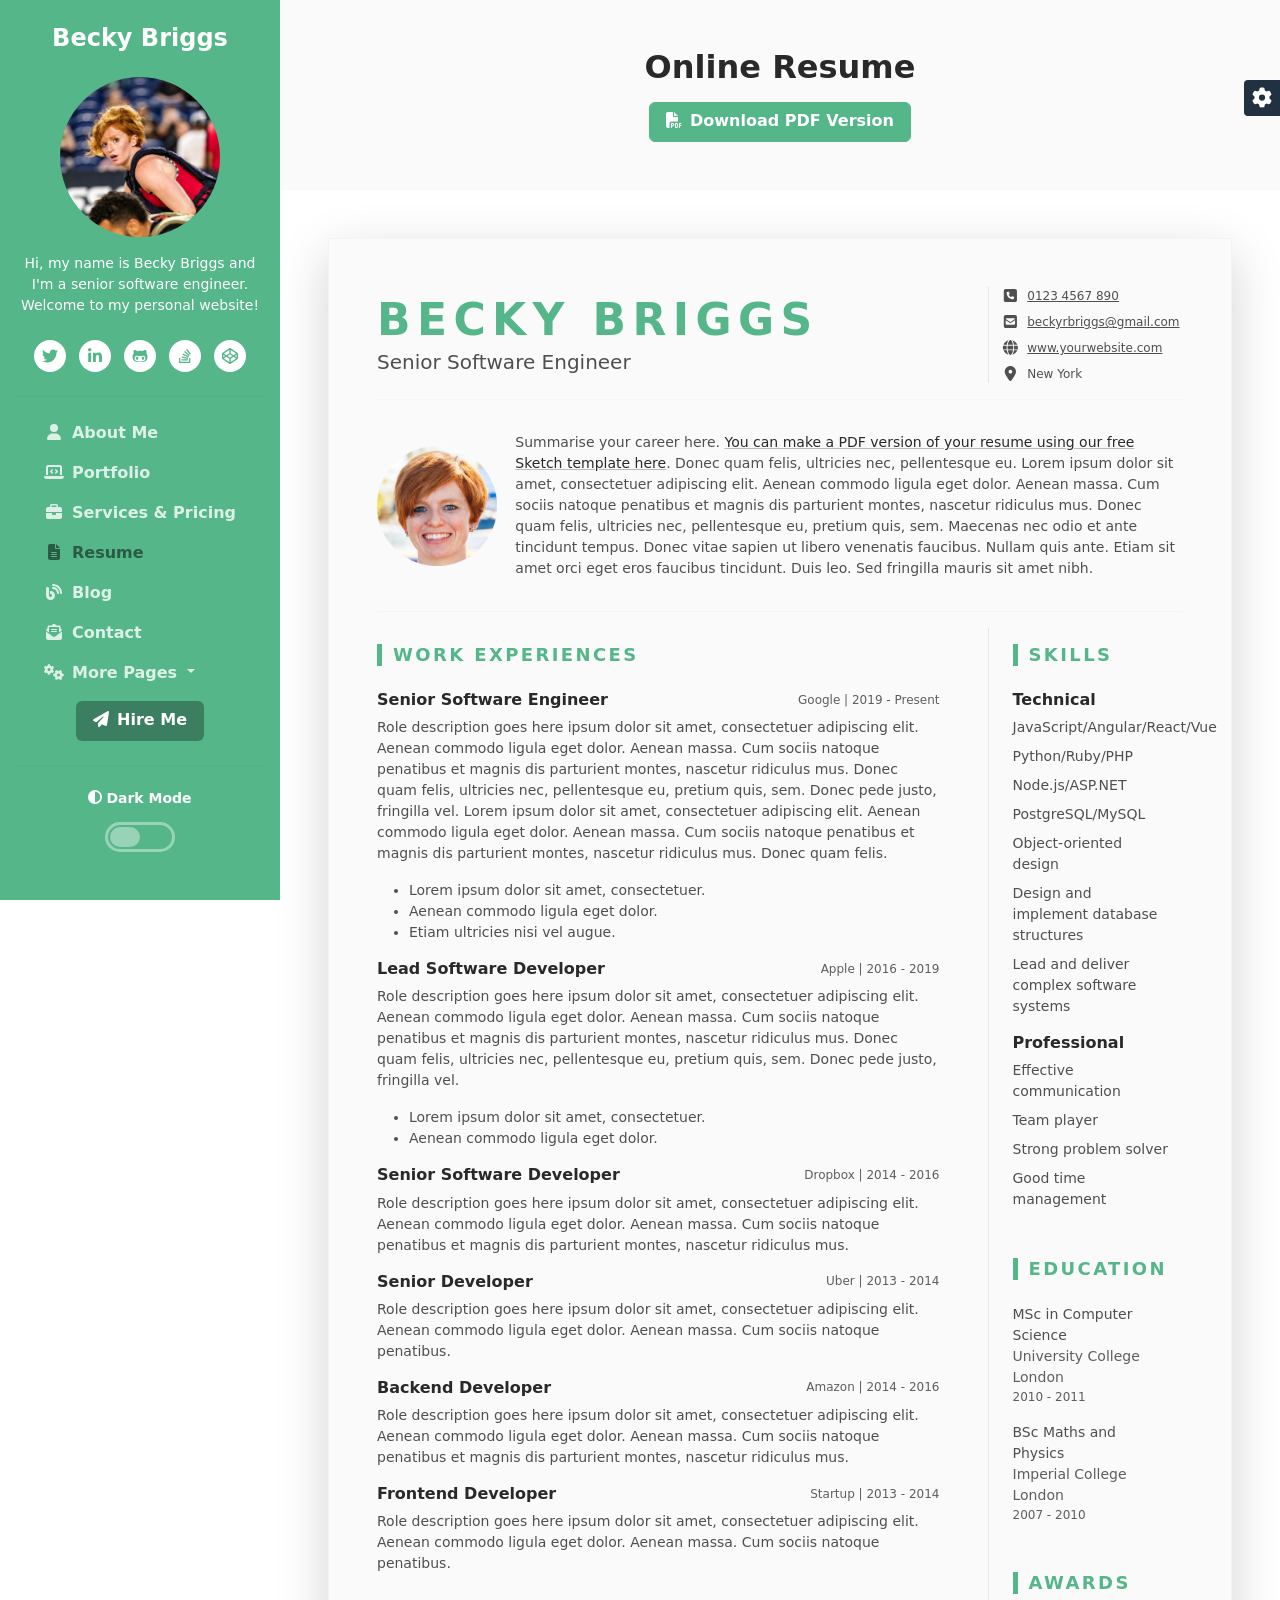
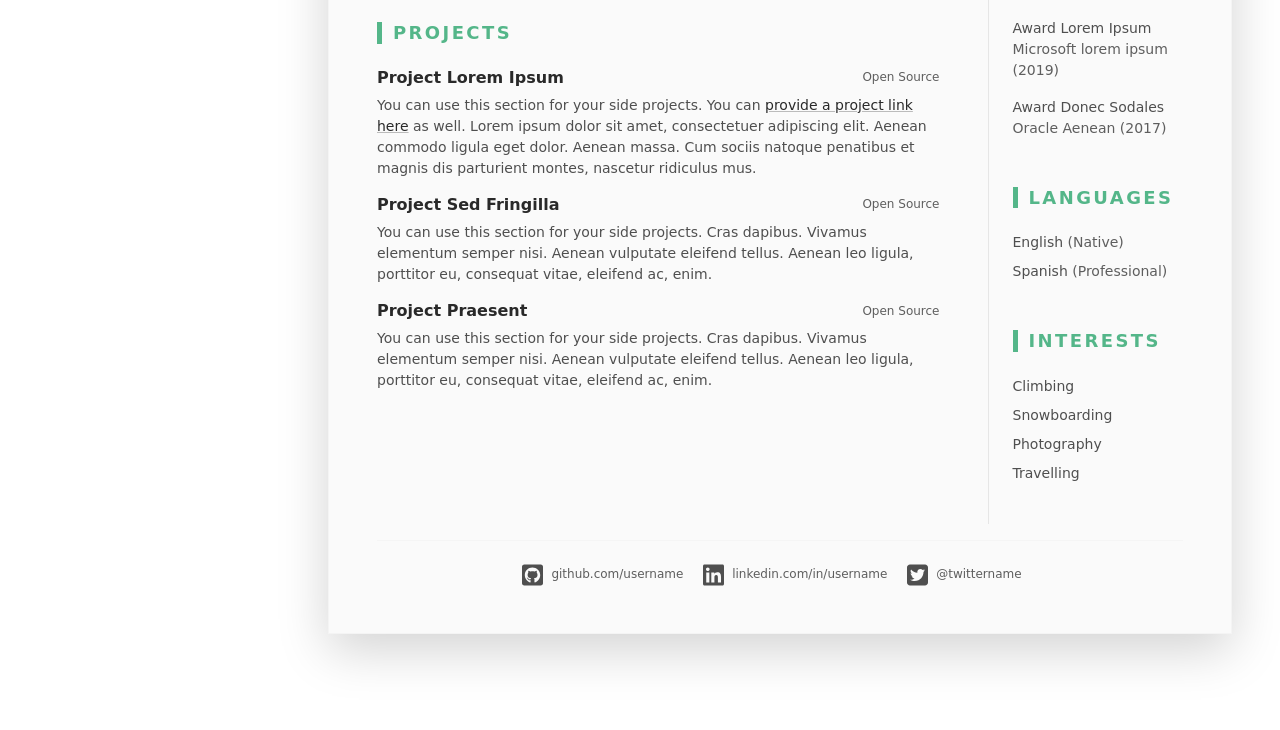
<file: resume.html>
<!DOCTYPE html>
<html lang="en"> 
<head>
	<title>Becky Briggs</title>
	
	<!-- Meta -->
	<meta charset="utf-8">
	<meta http-equiv="X-UA-Compatible" content="IE=edge">
	<meta name="viewport" content="width=device-width, initial-scale=1.0">
	<meta name="description" content="DevCard Bootstrap 5 Template">
	<meta name="author" content="Xiaoying Riley at 3rd Wave Media">    
	<link rel="shortcut icon" href="favicon.ico"> 
	
	<!-- Google Fonts -->
	<link href="https://fonts.googleapis.com/css?family=Roboto:300,400,500,700,900" rel="stylesheet">
	
	<!-- FontAwesome JS -->
    <script defer src="assets/fontawesome/js/all.js"></script>
	
	<!-- Theme CSS -->  
	<link id="theme-style" rel="stylesheet" href="assets/css/theme-1.css">

</head> 

<body>
	
	<header class="header text-center">	    
		<div class="force-overflow">
			<h1 class="blog-name pt-lg-4 mb-0"><a class="no-text-decoration" href="index.html">Becky Briggs</a></h1>
			
			<nav class="navbar navbar-expand-lg navbar-dark" >
				
				<button class="navbar-toggler" type="button" data-bs-toggle="collapse" data-bs-target="#navigation" aria-controls="navigation" aria-expanded="false" aria-label="Toggle navigation">
					<span class="navbar-toggler-icon"></span>
				</button>
				
				<div id="navigation" class="collapse navbar-collapse flex-column" >
					<div class="profile-section pt-3 pt-lg-0">
						<img class="profile-image mb-3 rounded-circle mx-auto" src="assets/images/profile.jpg" alt="image" >			
						
						<div class="bio mb-3">Hi, my name is Becky Briggs and I'm a senior software engineer. Welcome to my personal website!</div><!--//bio-->
						<ul class="social-list list-inline py-2 mx-auto">
							<li class="list-inline-item"><a href="#"><i class="fab fa-twitter fa-fw"></i></a></li>
							<li class="list-inline-item"><a href="#"><i class="fab fa-linkedin-in fa-fw"></i></a></li>
							<li class="list-inline-item"><a href="#"><i class="fab fa-github-alt fa-fw"></i></a></li>
							<li class="list-inline-item"><a href="#"><i class="fab fa-stack-overflow fa-fw"></i></a></li>
							<li class="list-inline-item"><a href="#"><i class="fab fa-codepen fa-fw"></i></a></li>
						</ul><!--//social-list-->
						<hr> 
					</div><!--//profile-section-->
					
					<ul class="navbar-nav flex-column text-start">
						<li class="nav-item">
							<a class="nav-link" href="index.html"><i class="fas fa-user fa-fw me-2"></i>About Me</a>
						</li>
						<li class="nav-item">
							<a class="nav-link" href="portfolio.html"><i class="fas fa-laptop-code fa-fw me-2"></i>Portfolio</a>
						</li>
						<li class="nav-item">
							<a class="nav-link" href="services.html"><i class="fas fa-briefcase fa-fw me-2"></i>Services &amp; Pricing</a>
						</li>
						<li class="nav-item">
							<a class="nav-link active" href="resume.html"><i class="fas fa-file-alt fa-fw me-2"></i>Resume<span class="sr-only">(current)</span></a>
						</li>
						<li class="nav-item">
							<a class="nav-link" href="blog-home.html"><i class="fas fa-blog fa-fw me-2"></i>Blog</a>
						</li>
						<li class="nav-item">
							<a class="nav-link" href="contact.html"><i class="fas fa-envelope-open-text fa-fw me-2"></i>Contact</a>
						</li>
						<li class="nav-item dropdown">
							<a class="nav-link dropdown-toggle" href="#" id="navbarDropdown" role="button" data-bs-toggle="dropdown" aria-expanded="false">
								<i class="fas fa-cogs fa-fw me-2"></i>More Pages
							</a>
							<ul class="dropdown-menu" aria-labelledby="navbarDropdown">
								<li><a class="dropdown-item" href="project.html">Project Page</a></li>
								<li><a class="dropdown-item" href="blog-home.html">Blog Home 1</a></li>
								<li><a class="dropdown-item" href="blog-home-alt.html">Blog Home 2</a></li>
								<li><a class="dropdown-item" href="blog-post.html">Blog Post</a></li>
							</ul>
						</li>
					</ul>
					
					<div class="my-2">
						<a class="btn btn-primary" href="contact.html" target="_blank"><i class="fas fa-paper-plane me-2"></i>Hire Me</a>
					</div>
					
	
					<div class="dark-mode-toggle text-center w-100">
						<hr class="mb-4">
					    <h4 class="toggle-name mb-3 "><i class="fas fa-adjust me-1"></i>Dark Mode</h4>
					    
					    <input class="toggle" id="darkmode" type="checkbox">
					    <label class="toggle-btn mx-auto mb-0" for="darkmode"></label>
					    
					</div><!--//dark-mode-toggle-->
				</div>
			</nav>
		</div><!--//force-overflow-->
	</header>
	
	<div class="main-wrapper">
		<section class="cta-section theme-bg-light py-5">
			<div class="container text-center single-col-max-width">
				<h2 class="heading mb-3">Online Resume</h2>
				<a class="btn btn-primary" href="" target="_blank"><i class="fas fa-file-pdf me-2"></i>Download PDF Version</a>
				
				
			</div><!--//container-->
		</section>
		<div class="container resume-container px-3 px-lg-5">
			<article class="resume-wrapper mx-auto theme-bg-light p-5 mb-5 my-5 shadow-lg">
				
				<div class="resume-header">
					<div class="row align-items-center">
						<div class="resume-title col-12 col-md-6 col-lg-8 col-xl-9">
							<h2 class="resume-name mb-0 text-uppercase">Becky Briggs</h2>
							<div class="resume-tagline mb-3 mb-md-0">Senior Software Engineer</div>
						</div><!--//resume-title-->
						<div class="resume-contact col-12 col-md-6 col-lg-4 col-xl-3">
							<ul class="list-unstyled mb-0">
								<li class="mb-2"><i class="fas fa-phone-square fa-fw fa-lg me-2 "></i><a class="resume-link" href="tel:#">0123 4567 890</a></li>
								<li class="mb-2"><i class="fas fa-envelope-square fa-fw fa-lg me-2"></i><a class="resume-link" href="mailto:#">beckyrbriggs@gmail.com</a></li>
								<li class="mb-2"><i class="fas fa-globe fa-fw fa-lg me-2"></i><a class="resume-link" href="#">www.yourwebsite.com</a></li>
								<li class="mb-0"><i class="fas fa-map-marker-alt fa-fw fa-lg me-2"></i>New York</li>
							</ul>
						</div><!--//resume-contact-->
					</div><!--//row-->
					
				</div><!--//resume-header-->
				<hr>
				<div class="resume-intro py-3">
					<div class="row align-items-center">
						<div class="col-12 col-md-3 col-xl-2 text-center">
						    <img class="resume-profile-image mb-3 mb-md-0 me-md-5  ms-md-0 rounded mx-auto" src="assets/images/resume-profile.png" alt="image">
						</div>
						
						<div class="col text-start">
							<p class="mb-0">Summarise your career here. <a class="theme-link" href="" target="_blank">You can make a PDF version of your resume using our free Sketch template here</a>. Donec quam felis, ultricies nec, pellentesque eu. Lorem ipsum dolor sit amet, consectetuer adipiscing elit. Aenean commodo ligula eget dolor. Aenean massa. Cum sociis natoque penatibus et magnis dis parturient montes, nascetur ridiculus mus. Donec quam felis, ultricies nec, pellentesque eu, pretium quis, sem.  Maecenas nec odio et ante tincidunt tempus. Donec vitae sapien ut libero venenatis faucibus. Nullam quis ante. Etiam sit amet orci eget eros faucibus tincidunt. Duis leo. Sed fringilla mauris sit amet nibh. </p>
						</div><!--//col-->
					</div>
				</div><!--//resume-intro-->
				<hr>
				<div class="resume-body">
					<div class="row">
						<div class="resume-main col-12 col-lg-8 col-xl-9   pe-0   pe-lg-5">
							<section class="work-section py-3">
								<h3 class="text-uppercase resume-section-heading mb-4">Work Experiences</h3>
								<div class="item mb-3">
									<div class="item-heading row align-items-center mb-2">
										<h4 class="item-title col-12 col-md-6 col-lg-8 mb-2 mb-md-0">Senior Software Engineer</h4>
										<div class="item-meta col-12 col-md-6 col-lg-4 text-muted text-start text-md-end">Google | 2019 - Present</div>
										
									</div>
									<div class="item-content">
										<p>Role description goes here ipsum dolor sit amet, consectetuer adipiscing elit. Aenean commodo ligula eget dolor. Aenean massa. Cum sociis natoque penatibus et magnis dis parturient montes, nascetur ridiculus mus. Donec quam felis, ultricies nec, pellentesque eu, pretium quis, sem. Donec pede justo, fringilla vel. Lorem ipsum dolor sit amet, consectetuer adipiscing elit. Aenean commodo ligula eget dolor. Aenean massa. Cum sociis natoque penatibus et magnis dis parturient montes, nascetur ridiculus mus. Donec quam felis.</p>
										<ul class="resume-list">
											<li>Lorem ipsum dolor sit amet, consectetuer.</li>
											<li>Aenean commodo ligula eget dolor.</li>
											<li>Etiam ultricies nisi vel augue.</li>
										</ul>
									</div>
								</div><!--//item-->
								<div class="item mb-3">
									<div class="item-heading row align-items-center mb-2">
										<h4 class="item-title col-12 col-md-6 col-lg-8 mb-2 mb-md-0">Lead Software Developer</h4>
										<div class="item-meta col-12 col-md-6 col-lg-4 text-muted text-start text-md-end">Apple | 2016 - 2019</div>
										
									</div>
									<div class="item-content">
										<p>Role description goes here ipsum dolor sit amet, consectetuer adipiscing elit. Aenean commodo ligula eget dolor. Aenean massa. Cum sociis natoque penatibus et magnis dis parturient montes, nascetur ridiculus mus. Donec quam felis, ultricies nec, pellentesque eu, pretium quis, sem. Donec pede justo, fringilla vel.</p>
										<ul class="resume-list">
											<li>Lorem ipsum dolor sit amet, consectetuer.</li>
											<li>Aenean commodo ligula eget dolor.</li>
										</ul>
									</div>
								</div><!--//item-->
								<div class="item mb-3">
									<div class="item-heading row align-items-center mb-2">
										<h4 class="item-title col-12 col-md-6 col-lg-8 mb-2 mb-md-0">Senior Software Developer</h4>
										<div class="item-meta col-12 col-md-6 col-lg-4 text-muted text-start text-md-end">Dropbox | 2014 - 2016</div>
										
									</div>
									<div class="item-content">
										<p>Role description goes here ipsum dolor sit amet, consectetuer adipiscing elit. Aenean commodo ligula eget dolor. Aenean massa. Cum sociis natoque penatibus et magnis dis parturient montes, nascetur ridiculus mus.</p>
									</div>
								</div><!--//item-->
								<div class="item">
									<div class="item-heading row align-items-center mb-2">
										<h4 class="item-title col-12 col-md-6 col-lg-8 mb-2 mb-md-0">Senior Developer</h4>
										<div class="item-meta col-12 col-md-6 col-lg-4 text-muted text-start text-md-end">Uber | 2013 - 2014</div>
										
									</div>
									<div class="item-content">
										<p>Role description goes here ipsum dolor sit amet, consectetuer adipiscing elit. Aenean commodo ligula eget dolor. Aenean massa. Cum sociis natoque penatibus. </p>
									</div>
								</div><!--//item-->
								<div class="item">
									<div class="item-heading row align-items-center mb-2">
										<h4 class="item-title col-12 col-md-6 col-lg-8 mb-2 mb-md-0">Backend Developer</h4>
										<div class="item-meta col-12 col-md-6 col-lg-4 text-muted text-start text-md-end">Amazon | 2014 - 2016</div>
										
									</div>
									<div class="item-content">
										<p>Role description goes here ipsum dolor sit amet, consectetuer adipiscing elit. Aenean commodo ligula eget dolor. Aenean massa. Cum sociis natoque penatibus et magnis dis parturient montes, nascetur ridiculus mus.</p>
									</div>
								</div><!--//item-->
								<div class="item">
									<div class="item-heading row align-items-center mb-2">
										<h4 class="item-title col-12 col-md-6 col-lg-8 mb-2 mb-md-0">Frontend Developer</h4>
										<div class="item-meta col-12 col-md-6 col-lg-4 text-muted text-start text-md-end">Startup | 2013 - 2014</div>
										
									</div>
									<div class="item-content">
										<p>Role description goes here ipsum dolor sit amet, consectetuer adipiscing elit. Aenean commodo ligula eget dolor. Aenean massa. Cum sociis natoque penatibus. </p>
									</div>
								</div><!--//item-->
								
							</section><!--//work-section-->

							
							<section class="project-section py-3">
								<h3 class="text-uppercase resume-section-heading mb-4">Projects</h3>
								<div class="item mb-3">
									<div class="item-heading row align-items-center mb-2">
										<h4 class="item-title col-12 col-md-6 col-lg-8 mb-2 mb-md-0">Project Lorem Ipsum</h4>
										<div class="item-meta col-12 col-md-6 col-lg-4 text-muted text-start text-md-end">Open Source</div>
										
									</div>
									<div class="item-content">
										<p>You can use this section for your side projects. You can <a href="#" class="theme-link">provide a project link here</a> as well. Lorem ipsum dolor sit amet, consectetuer adipiscing elit. Aenean commodo ligula eget dolor. Aenean massa. Cum sociis natoque penatibus et magnis dis parturient montes, nascetur ridiculus mus.</p>
										
										
									</div>
								</div><!--//item-->
								<div class="item">
									<div class="item-heading row align-items-center mb-2">
										<h4 class="item-title col-12 col-md-6 col-lg-8 mb-2 mb-md-0">Project Sed Fringilla</h4>
										<div class="item-meta col-12 col-md-6 col-lg-4 text-muted text-start text-md-end">Open Source</div>
										
									</div>
									<div class="item-content">
										<p>You can use this section for your side projects. Cras dapibus. Vivamus elementum semper nisi. Aenean vulputate eleifend tellus. Aenean leo ligula, porttitor eu, consequat vitae, eleifend ac, enim.</p>
										
									</div>
								</div><!--//item-->
								<div class="item">
									<div class="item-heading row align-items-center mb-2">
										<h4 class="item-title col-12 col-md-6 col-lg-8 mb-2 mb-md-0">Project Praesent </h4>
										<div class="item-meta col-12 col-md-6 col-lg-4 text-muted text-start text-md-end">Open Source</div>
										
									</div>
									<div class="item-content">
										<p>You can use this section for your side projects. Cras dapibus. Vivamus elementum semper nisi. Aenean vulputate eleifend tellus. Aenean leo ligula, porttitor eu, consequat vitae, eleifend ac, enim.</p>
										
									</div>
								</div><!--//item-->
							</section><!--//project-section-->	
						</div><!--//resume-main-->
						<aside class="resume-aside col-12 col-lg-4 col-xl-3 px-lg-4 pb-lg-4">
							<section class="skills-section py-3">
								<h3 class="text-uppercase resume-section-heading mb-4">Skills</h3>
								<div class="item">
									<h4 class="item-title">Technical</h4>
									<ul class="list-unstyled resume-skills-list">
										<li class="mb-2">JavaScript/Angular/React/Vue</li>
										<li class="mb-2">Python/Ruby/PHP<li>
											<li class="mb-2">Node.js/ASP.NET</li>
											<li class="mb-2">PostgreSQL/MySQL</li>
											<li class="mb-2">Object-oriented design</li>
											<li class="mb-2">Design and implement database structures</li>
											<li>Lead and deliver complex software systems</li>
										</ul>
									</div><!--//item-->
									<div class="item">
										<h4 class="item-title">Professional</h4>
										<ul class="list-unstyled resume-skills-list">
											<li class="mb-2">Effective communication</li>
											<li class="mb-2">Team player<li>
												<li class="mb-2">Strong problem solver</li>
												<li>Good time management</li>
											</ul>
										</div><!--//item-->
									</section><!--//skills-section-->
									<section class="education-section py-3">
										<h3 class="text-uppercase resume-section-heading mb-4">Education</h3>
										<ul class="list-unstyled resume-education-list">
											<li class="mb-3">
												<div class="resume-degree font-weight-bold">MSc in Computer Science</div>
												<div class="resume-degree-org text-muted">University College London</div>
												<div class="resume-degree-time text-muted">2010 - 2011</div>
											</li>
											<li>
												<div class="resume-degree font-weight-bold">BSc Maths and Physics</div>
												<div class="resume-degree-org text-muted">Imperial College London</div>
												<div class="resume-degree-time text-muted">2007 - 2010</div>
											</li>
										</ul>
									</section><!--//education-section-->
									<section class="education-section py-3">
										<h3 class="text-uppercase resume-section-heading mb-4">Awards</h3>
										<ul class="list-unstyled resume-awards-list">
											<li class="mb-3">
												<div class="font-weight-bold">Award Lorem Ipsum</div>
												<div class="text-muted">Microsoft lorem ipsum (2019)</div>
											</li>
											<li>
												<div class="font-weight-bold">Award Donec Sodales</div>
												<div class="text-muted">Oracle Aenean (2017)</div>
											</li>
										</ul>
									</section><!--//education-section-->
									<section class="skills-section py-3">
										<h3 class="text-uppercase resume-section-heading mb-4">Languages</h3>
										<ul class="list-unstyled resume-lang-list">
											<li class="mb-2">English <span class="text-muted">(Native)</span></li>
											<li>Spanish <span class="text-muted">(Professional)</span></li>
										</ul>
									</section><!--//certificates-section-->
									<section class="skills-section py-3">
										<h3 class="text-uppercase resume-section-heading mb-4">Interests</h3>
										<ul class="list-unstyled resume-interests-list mb-0">
											<li class="mb-2">Climbing</li>
											<li class="mb-2">Snowboarding</li>
											<li class="mb-2">Photography</li>
											<li>Travelling</li>
										</ul>
									</section><!--//certificates-section-->
									
								</aside><!--//resume-aside-->
							</div><!--//row-->
						</div><!--//resume-body-->
						<hr>
						<div class="resume-footer text-center">
							<ul class="resume-social-list list-inline mx-auto mb-0 d-inline-block text-muted">
								<li class="list-inline-item mb-lg-0 me-3"><a class="resume-link" href="#"><i class="fab fa-github-square fa-2x me-2" data-fa-transform="down-4"></i><span class="d-none d-lg-inline-block text-muted">github.com/username</span></a></li>
								<li class="list-inline-item mb-lg-0 me-3"><a class="resume-link" href="#"><i class="fab fa-linkedin fa-2x me-2" data-fa-transform="down-4"></i><span class="d-none d-lg-inline-block text-muted">linkedin.com/in/username</span></a></li>
								<li class="list-inline-item mb-lg-0 me-lg-3"><a class="resume-link" href="#"><i class="fab fa-twitter-square fa-2x me-2" data-fa-transform="down-4"></i><span class="d-none d-lg-inline-block text-muted">@twittername</span></a></li>
							</ul>
						</div><!--//resume-footer-->
					</article>
					
				</div><!--//container-->
				
				<footer class="footer text-center py-4">
				</footer>
				
			</div><!--//main-wrapper-->

			<!-- *****CONFIGURE STYLE (REMOVE ON YOUR PRODUCTION SITE)****** -->  
			<div id="config-panel" class="config-panel config-panel-hide d-none d-lg-block">
				<div class="panel-inner">
					<a id="config-trigger" class="config-trigger text-center" href="#"><i class="fas fa-cog mx-auto" data-fa-transform="down-6" ></i></a>
					<h5 class="panel-title">Choose Colour</h5>
					<ul id="color-options" class="list-inline mb-0">
						<li class="theme-1 active list-inline-item"><a data-style="assets/css/theme-1.css" href="#"></a></li>
						<li class="theme-2  list-inline-item"><a data-style="assets/css/theme-2.css" href="#"></a></li>
						<li class="theme-3  list-inline-item"><a data-style="assets/css/theme-3.css" href="#"></a></li>
						<li class="theme-4  list-inline-item"><a data-style="assets/css/theme-4.css" href="#"></a></li>
						<li class="theme-5  list-inline-item"><a data-style="assets/css/theme-5.css" href="#"></a></li>
						<li class="theme-6  list-inline-item"><a data-style="assets/css/theme-6.css" href="#"></a></li>
						<li class="theme-7  list-inline-item"><a data-style="assets/css/theme-7.css" href="#"></a></li>
						<li class="theme-8  list-inline-item"><a data-style="assets/css/theme-8.css" href="#"></a></li>
						<li class="theme-9  list-inline-item"><a data-style="assets/css/theme-9.css" href="#"></a></li>
						<li class="theme-10  list-inline-item"><a data-style="assets/css/theme-10.css" href="#"></a></li>
					</ul>
					<a id="config-close" class="close" href="#"><i class="fa fa-times-circle"></i></a>
				</div><!--//panel-inner-->
			</div><!--//configure-panel-->

			<!-- Javascript -->          
			<script src="assets/plugins/popper.min.js"></script> 
			<script src="assets/plugins/bootstrap/js/bootstrap.min.js"></script>
			
			<!-- Dark Mode -->
			<script src="assets/plugins/js-cookie.min.js"></script>
			<script src="assets/js/dark-mode.js"></script>

			<!-- Style Switcher (REMOVE ON YOUR PRODUCTION SITE) -->
			<script src="assets/js/demo/style-switcher.js"></script>     
			

		</body>
		</html>
</file>
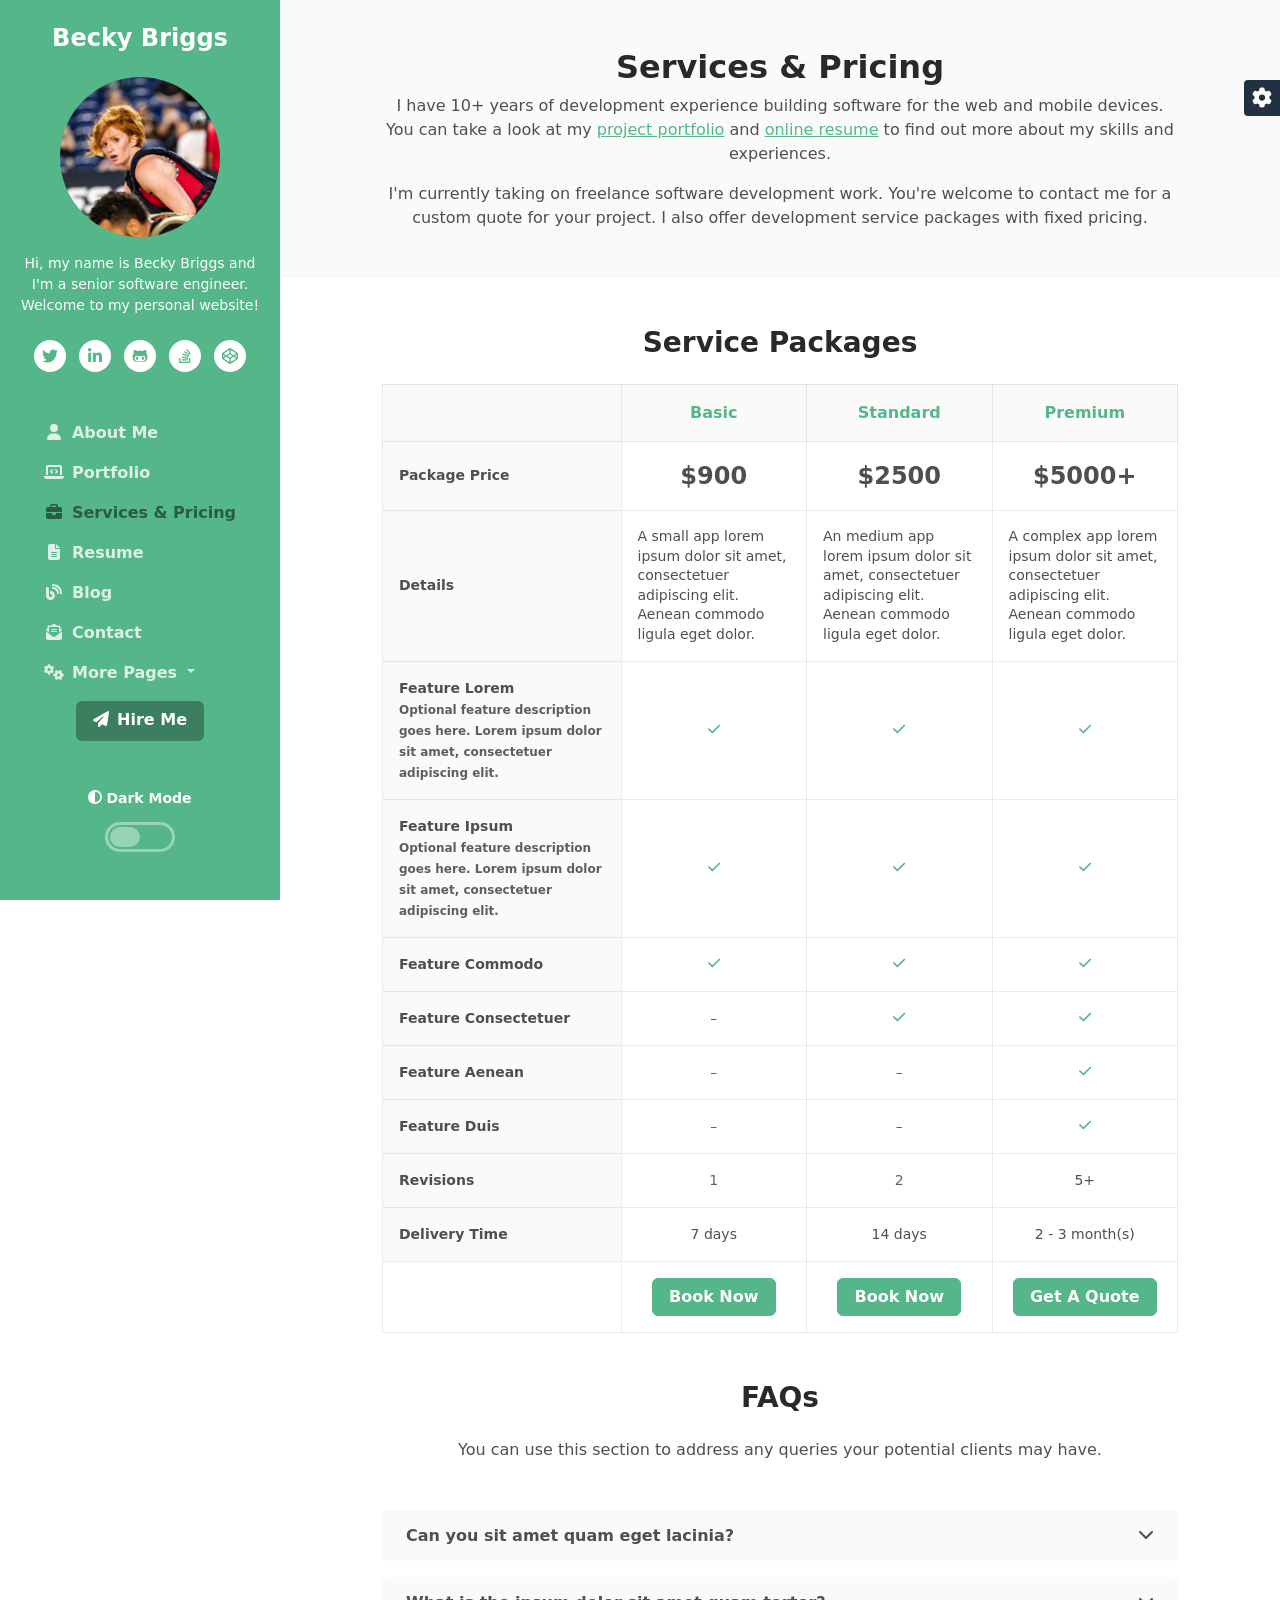
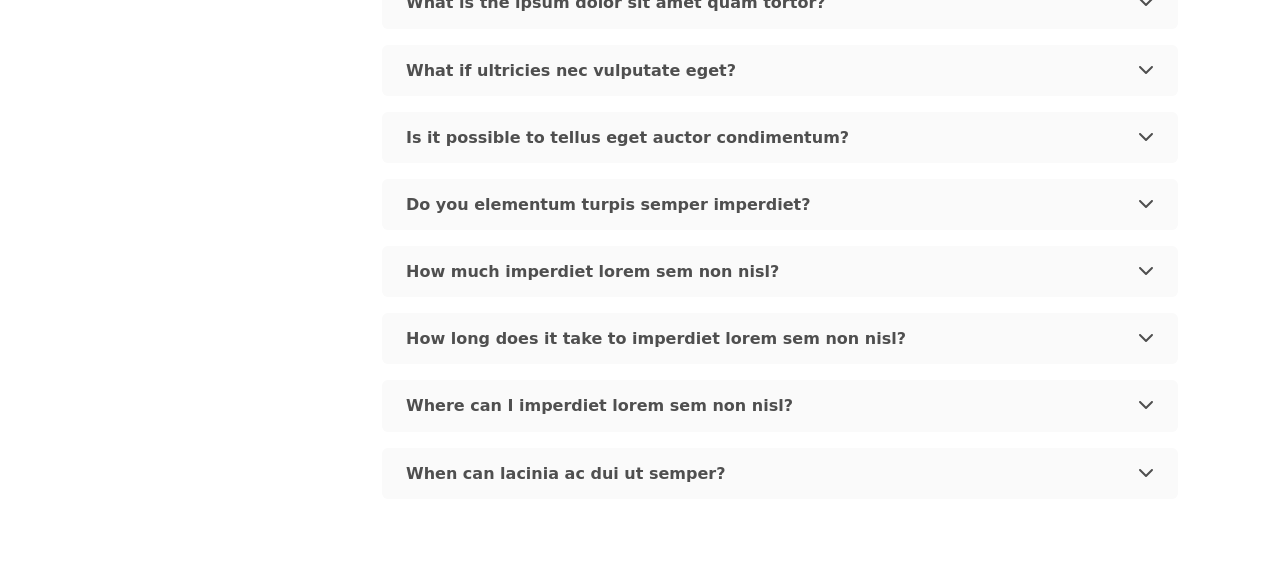
<file: services.html>
<!DOCTYPE html>
<html lang="en"> 
<head>
	<title>Becky Briggs</title>
	
	<!-- Meta -->
	<meta charset="utf-8">
	<meta http-equiv="X-UA-Compatible" content="IE=edge">
	<meta name="viewport" content="width=device-width, initial-scale=1.0">
	<meta name="description" content="DevCard Bootstrap 5 Template">
	<meta name="author" content="Xiaoying Riley at 3rd Wave Media">    
	<link rel="shortcut icon" href="favicon.ico"> 
	
	<!-- Google Fonts -->
	<link href="https://fonts.googleapis.com/css?family=Roboto:300,400,500,700" rel="stylesheet">
	
	<!-- FontAwesome JS -->
    <script defer src="assets/fontawesome/js/all.js"></script>
	
	<!-- Theme CSS -->  
	<link id="theme-style" rel="stylesheet" href="assets/css/theme-1.css">

</head> 

<body>
	
	<header class="header text-center">	    
		<div class="force-overflow">
			<h1 class="blog-name pt-lg-4 mb-0"><a class="no-text-decoration" href="index.html">Becky Briggs</a></h1>
			
			<nav class="navbar navbar-expand-lg navbar-dark" >
				
				<button class="navbar-toggler" type="button" data-bs-toggle="collapse" data-bs-target="#navigation" aria-controls="navigation" aria-expanded="false" aria-label="Toggle navigation">
					<span class="navbar-toggler-icon"></span>
				</button>
				
				<div id="navigation" class="collapse navbar-collapse flex-column" >
					<div class="profile-section pt-3 pt-lg-0">
						<img class="profile-image mb-3 rounded-circle mx-auto" src="assets/images/profile.jpg" alt="image" >			
						
						<div class="bio mb-3">Hi, my name is Becky Briggs and I'm a senior software engineer. Welcome to my personal website!</div><!--//bio-->
						<ul class="social-list list-inline py-2 mx-auto">
							<li class="list-inline-item"><a href="#"><i class="fab fa-twitter fa-fw"></i></a></li>
							<li class="list-inline-item"><a href="#"><i class="fab fa-linkedin-in fa-fw"></i></a></li>
							<li class="list-inline-item"><a href="#"><i class="fab fa-github-alt fa-fw"></i></a></li>
							<li class="list-inline-item"><a href="#"><i class="fab fa-stack-overflow fa-fw"></i></a></li>
							<li class="list-inline-item"><a href="#"><i class="fab fa-codepen fa-fw"></i></a></li>
						</ul><!--//social-list-->
						<hr> 
					</div><!--//profile-section-->
					
					<ul class="navbar-nav flex-column text-start">
						<li class="nav-item">
							<a class="nav-link" href="index.html"><i class="fas fa-user fa-fw me-2"></i>About Me</a>
						</li>
						<li class="nav-item">
							<a class="nav-link" href="portfolio.html"><i class="fas fa-laptop-code fa-fw me-2"></i>Portfolio</a>
						</li>
						<li class="nav-item">
							<a class="nav-link active" href="services.html"><i class="fas fa-briefcase fa-fw me-2"></i>Services &amp; Pricing<span class="sr-only">(current)</span></a>
						</li>
						<li class="nav-item">
							<a class="nav-link" href="resume.html"><i class="fas fa-file-alt fa-fw me-2"></i>Resume</a>
						</li>
						<li class="nav-item">
							<a class="nav-link" href="blog-home.html"><i class="fas fa-blog fa-fw me-2"></i>Blog</a>
						</li>
						<li class="nav-item">
							<a class="nav-link" href="contact.html"><i class="fas fa-envelope-open-text fa-fw me-2"></i>Contact</a>
						</li>
						<li class="nav-item dropdown">
							<a class="nav-link dropdown-toggle" href="#" id="navbarDropdown" role="button" data-bs-toggle="dropdown" aria-expanded="false">
								<i class="fas fa-cogs fa-fw me-2"></i>More Pages
							</a>
							<ul class="dropdown-menu" aria-labelledby="navbarDropdown">
								<li><a class="dropdown-item" href="project.html">Project Page</a></li>
								<li><a class="dropdown-item" href="blog-home.html">Blog Home 1</a></li>
								<li><a class="dropdown-item" href="blog-home-alt.html">Blog Home 2</a></li>
								<li><a class="dropdown-item" href="blog-post.html">Blog Post</a></li>
							</ul>
						</li>
					</ul>
					
					<div class="my-2">
						<a class="btn btn-primary" href="contact.html" target="_blank"><i class="fas fa-paper-plane me-2"></i>Hire Me</a>
					</div>
					
	
					<div class="dark-mode-toggle text-center w-100">
						<hr class="mb-4">
					    <h4 class="toggle-name mb-3 "><i class="fas fa-adjust me-1"></i>Dark Mode</h4>
					    
					    <input class="toggle" id="darkmode" type="checkbox">
					    <label class="toggle-btn mx-auto mb-0" for="darkmode"></label>
					    
					</div><!--//dark-mode-toggle-->
				</div>
			</nav>
		</div><!--//force-overflow-->
	</header>
	
	<div class="main-wrapper">
		<section class="cta-section theme-bg-light py-5">
			<div class="container text-center single-col-max-width">
				<h2 class="heading">Services &amp; Pricing</h2>
				<div class="intro">
					<p>I have 10+ years of development experience building software for the web and mobile devices. You can take a look at my <a href="portfolio.html" target="_blank">project portfolio</a> and <a href="resume.html" target="_blank">online resume</a> to find out more about my skills and experiences.</p>
					<p class="mb-0">I'm currently taking on freelance software development work. You're welcome to contact me for a custom quote for your project. I also offer development service packages with fixed pricing. </p>
				</div>
				
			</div><!--//container-->
		</section>
		
		<section class="pricing-section p-3 p-lg-5">
			<div class="container single-col-max-width">
				<h3 class="text-center mb-4">Service Packages</h3>
				<div id="pricing-tabs" class="pricing-tabs d-block d-md-none mb-3">
	                <a href="#" class="pricing-tab active mb-2" data-tab-target="pricing-1-data">Basic</a>	           
	                <a href="#" class="pricing-tab mb-2" data-tab-target="pricing-2-data">Standard</a>
	                <a href="#" class="pricing-tab" data-tab-target="pricing-3-data">Premium</a>
				</div><!--//pricing-mobile-tabs-->
			
				<table id="pricing-table" class="pricing-table table-bordered">
					<thead>
						<tr class="border-0">
							<th scope="col" class="pricing-0-data theme-bg-light"></th>
							<th scope="col" class="pricing-package-title pricing-data pricing-1-data">Basic</th>
							<th scope="col" class="pricing-package-title pricing-data pricing-2-data mobile-is-hidden">Standard</th>
							<th scope="col" class="pricing-package-title pricing-data pricing-3-data mobile-is-hidden">Premium</th>
						</tr>
					</thead>
					<tbody>
						<tr class="pricing-price-row">
							<th scope="row" class="pricing-0-data">Package Price</th>
							<td class="pricing-data pricing-1-data"><span class="price-number">$900</span></td>
							<td class="pricing-data pricing-2-data mobile-is-hidden"><span class="price-number">$2500</span></td>
							<td class="pricing-data pricing-3-data mobile-is-hidden"><span class="price-number">$5000+</span></td>
						</tr>
						
						<tr class="pricing-desc-row">
							<th scope="row" class="pricing-0-data">Details</th>
							<td class="pricing-data pricing-1-data"><span class="pricing-package-desc">A small app lorem ipsum dolor sit amet, consectetuer adipiscing elit. Aenean commodo ligula eget dolor.</span></td>
							<td class="pricing-data pricing-2-data mobile-is-hidden"><span class="pricing-package-desc">An medium app lorem ipsum dolor sit amet, consectetuer adipiscing elit. Aenean commodo ligula eget dolor.</span></td>
							<td class="pricing-data pricing-3-data mobile-is-hidden"><span class="pricing-package-desc">A complex app lorem ipsum dolor sit amet, consectetuer adipiscing elit. Aenean commodo ligula eget dolor.</span></td>
						</tr>
						
						<tr class="pricing-feature-row">
							<th class="pricing-feature-row-name pricing-0-data" scope="row">Feature Lorem<br><small class="feature-desc font-weight-normal text-muted">Optional feature description goes here. Lorem ipsum dolor sit amet, consectetuer adipiscing elit.</small></th>
							<td class="pricing-data pricing-1-data"><i class="fas fa-check text-primary"></i></td>
							<td class="pricing-data pricing-2-data mobile-is-hidden"><i class="fas fa-check text-primary"></i></td>
							<td class="pricing-data pricing-3-data mobile-is-hidden"><i class="fas fa-check text-primary"></i></td>
						</tr>
						<tr class="pricing-feature-row">
							<th class="pricing-feature-row-name pricing-0-data" scope="row">Feature Ipsum<br><small class="feature-desc font-weight-normal text-muted">Optional feature description goes here. Lorem ipsum dolor sit amet, consectetuer adipiscing elit.</small></th>
							<td class="pricing-data pricing-1-data"><i class="fas fa-check text-primary"></i></td>
							<td class="pricing-data pricing-2-data mobile-is-hidden"><i class="fas fa-check text-primary"></i></td>
							<td class="pricing-data pricing-3-data mobile-is-hidden"><i class="fas fa-check text-primary"></i></td>
						</tr>
						<tr class="pricing-feature-row">
							<th class="pricing-feature-row-name pricing-0-data" scope="row">Feature Commodo</th>
							<td class="pricing-data pricing-1-data"><i class="fas fa-check text-primary"></i></td>
							<td class="pricing-data pricing-2-data mobile-is-hidden"><i class="fas fa-check text-primary"></i></td>
							<td class="pricing-data pricing-3-data mobile-is-hidden"><i class="fas fa-check text-primary"></i></td>
						</tr>
						<tr class="pricing-feature-row">
							<th class="pricing-feature-row-name pricing-0-data" scope="row">Feature Consectetuer</th>
							<td class="pricing-data pricing-1-data"><span class="text-muted">–</span></td>
							<td class="pricing-data pricing-2-data mobile-is-hidden"><i class="fas fa-check text-primary"></i></td>
							<td class="pricing-data pricing-3-data mobile-is-hidden"><i class="fas fa-check text-primary"></i></td>
						</tr>
						<tr class="pricing-feature-row">
							<th class="pricing-feature-row-name pricing-0-data" scope="row">Feature Aenean</th>
							<td class="pricing-data pricing-1-data"><span class="text-muted">–</span></td>
							<td class="pricing-data pricing-2-data mobile-is-hidden"><span class="text-muted">–</span></i></td>
							<td class="pricing-data pricing-3-data mobile-is-hidden"><i class="fas fa-check text-primary"></i></td>
						</tr>
						<tr class="pricing-feature-row">
							<th class="pricing-feature-row-name pricing-0-data" scope="row">Feature Duis</th>
							<td class="pricing-data pricing-1-data"><span class="text-muted">–</span></td>
							<td class="pricing-data pricing-2-data mobile-is-hidden"><span class="text-muted">–</span></td>
							<td class="pricing-data pricing-3-data mobile-is-hidden"><i class="fas fa-check text-primary"></i></td>
						</tr>
						<tr class="pricing-feature-row">
							<th class="pricing-feature-row-name pricing-0-data" scope="row">Revisions</th>
							<td class="pricing-data pricing-1-data"><span class="text-muted">1</span></td>
							<td class="pricing-data pricing-2-data mobile-is-hidden"><span class="text-muted">2</span></td>
							<td class="pricing-data pricing-3-data mobile-is-hidden">5+</td>
						</tr>
						<tr class="pricing-feature-row">
							<th class="pricing-feature-row-name pricing-0-data" scope="row">Delivery Time</th>
							<td class="pricing-data pricing-1-data">7 days</td>
							<td class="pricing-data pricing-2-data mobile-is-hidden">14 days</td>
							<td class="pricing-data pricing-3-data mobile-is-hidden">2 - 3 month(s)</td>
						</tr>
						
					</tbody>
					<tfoot>
						<tr class="pricing-cta-row">
							<td class="pricing-0-data"></td>
							<td class="pricing-data pricing-1-data"><a class="btn btn-primary" href="#">Book Now</a></td>
							<td class="pricing-data pricing-2-data mobile-is-hidden"><a class="btn btn-primary" href="#">Book Now</a></td>
							<td class="pricing-data pricing-3-data mobile-is-hidden"><a class="btn btn-primary" href="#">Get A Quote</a></td>
						</tr>
					</tfoot>
				</table><!--//pricing-table-->
				
			</div><!--//container-->
		</section><!--//pricing-section-->
		
		<section class="faq-section">
			<div class="container single-col-max-width">
				<h3 class="text-center mb-4">FAQs</h3>
				<div class="text-center mb-5">You can use this section to address any queries your potential clients may have.</div>
				<div id="faq-accordion" class="faq-accordion accordion mx-auto text-start">

				    <div class="accordion-item mb-3 rounded">
					    <h2 class="accordion-header border-0 px-4 py-3 rounded theme-bg-light" id="faq-heading-1">
					      <button class="accordion-button btn btn-link" type="button" data-bs-toggle="collapse"  data-bs-target="#faq1" aria-expanded="false" aria-controls="faq1">
					        Can you sit amet quam eget lacinia?<i class="fas fa-chevron-down"></i>
					      </button>
					    </h2>
					    <div id="faq1" class="accordion-collapse collapse border-0" aria-labelledby="faq-heading-1">
					        <div class="accordion-body text-start">
					          Lorem ipsum dolor sit amet, consectetuer adipiscing elit. Aenean commodo ligula eget dolor. Aenean massa. Cum sociis natoque penatibus et magnis dis parturient montes, nascetur ridiculus mus. Donec quam felis, ultricies nec, pellentesque eu, pretium quis, sem. Nulla consequat massa quis enim. Donec pede justo, fringilla vel, aliquet nec, vulputate eget, arcu. In enim justo, rhoncus ut, imperdiet a, venenatis vitae, justo. Nullam dictum felis eu pede mollis pretium. 
					        </div>
					    </div>
					</div><!--//accordion-item-->
				
				    <div class="accordion-item mb-3 rounded">
					    <h2 class="accordion-header border-0 px-4 py-3 rounded theme-bg-light" id="faq-heading-2">
					      <button class="accordion-button btn btn-link" type="button" data-bs-toggle="collapse"  data-bs-target="#faq2" aria-expanded="false" aria-controls="faq2">
					        What is the ipsum dolor sit amet quam tortor?<i class="fas fa-chevron-down"></i>
					      </button>
					    </h2>
					    <div id="faq2" class="accordion-collapse collapse border-0" aria-labelledby="faq-heading-2">
					        <div class="accordion-body text-start">
					          Lorem ipsum dolor sit amet, consectetuer adipiscing elit. Aenean commodo ligula eget dolor. Aenean massa. Cum sociis natoque penatibus et magnis dis parturient montes, nascetur ridiculus mus. Donec quam felis, ultricies nec, pellentesque eu, pretium quis, sem. Nulla consequat massa quis enim. Donec pede justo, fringilla vel, aliquet nec, vulputate eget, arcu. In enim justo, rhoncus ut, imperdiet a, venenatis vitae, justo. Nullam dictum felis eu pede mollis pretium. 
					        </div>
					    </div>
					</div><!--//accordion-item-->
					
					<div class="accordion-item mb-3 rounded">
					    <h2 class="accordion-header border-0 px-4 py-3 rounded theme-bg-light" id="faq-heading-3">
					      <button class="accordion-button btn btn-link" type="button" data-bs-toggle="collapse"  data-bs-target="#faq3" aria-expanded="false" aria-controls="faq3">
					        What if ultricies nec vulputate eget?<i class="fas fa-chevron-down"></i>
					      </button>
					    </h2>
					    <div id="faq3" class="accordion-collapse collapse border-0" aria-labelledby="faq-heading-3">
					        <div class="accordion-body text-start">
					          Lorem ipsum dolor sit amet, consectetuer adipiscing elit. Aenean commodo ligula eget dolor. Aenean massa. Cum sociis natoque penatibus et magnis dis parturient montes, nascetur ridiculus mus. Donec quam felis, ultricies nec, pellentesque eu, pretium quis, sem. Nulla consequat massa quis enim. Donec pede justo, fringilla vel, aliquet nec, vulputate eget, arcu. In enim justo, rhoncus ut, imperdiet a, venenatis vitae, justo. Nullam dictum felis eu pede mollis pretium.  
					        </div>
					    </div>
					</div><!--//accordion-item-->   
				   
				    <div class="accordion-item mb-3 rounded">
					    <h2 class="accordion-header border-0 px-4 py-3 rounded theme-bg-light" id="faq-heading-4">
					      <button class="accordion-button btn btn-link" type="button" data-bs-toggle="collapse"  data-bs-target="#faq4" aria-expanded="false" aria-controls="faq4">
					        Is it possible to tellus eget auctor condimentum?<i class="fas fa-chevron-down"></i>
					      </button>
					    </h2>
					    <div id="faq4" class="accordion-collapse collapse border-0" aria-labelledby="faq-heading-4">
					        <div class="accordion-body text-start">
					          Lorem ipsum dolor sit amet, consectetuer adipiscing elit. Aenean commodo ligula eget dolor. Aenean massa. Cum sociis natoque penatibus et magnis dis parturient montes, nascetur ridiculus mus. Donec quam felis, ultricies nec, pellentesque eu, pretium quis, sem. Nulla consequat massa quis enim. Donec pede justo, fringilla vel, aliquet nec, vulputate eget, arcu. In enim justo, rhoncus ut, imperdiet a, venenatis vitae, justo. Nullam dictum felis eu pede mollis pretium.  
					        </div>
					    </div>
					</div><!--//accordion-item-->
					
					<div class="accordion-item mb-3 rounded">
					    <h2 class="accordion-header border-0 px-4 py-3 rounded theme-bg-light" id="faq-heading-5">
					      <button class="accordion-button btn btn-link" type="button" data-bs-toggle="collapse"  data-bs-target="#faq5" aria-expanded="false" aria-controls="faq5">
					        Do you elementum turpis semper imperdiet?<i class="fas fa-chevron-down"></i>
					      </button>
					    </h2>
					    <div id="faq5" class="accordion-collapse collapse border-0" aria-labelledby="faq-heading-5">
					        <div class="accordion-body text-start">
					          Lorem ipsum dolor sit amet, consectetuer adipiscing elit. Aenean commodo ligula eget dolor. Aenean massa. Cum sociis natoque penatibus et magnis dis parturient montes, nascetur ridiculus mus. Donec quam felis, ultricies nec, pellentesque eu, pretium quis, sem. Nulla consequat massa quis enim. Donec pede justo, fringilla vel, aliquet nec, vulputate eget, arcu. In enim justo, rhoncus ut, imperdiet a, venenatis vitae, justo. Nullam dictum felis eu pede mollis pretium.  
					        </div>
					    </div>
					</div><!--//accordion-item-->
				   
				    <div class="accordion-item mb-3 rounded">
					    <h2 class="accordion-header border-0 px-4 py-3 rounded theme-bg-light" id="faq-heading-6">
					      <button class="accordion-button btn btn-link" type="button" data-bs-toggle="collapse"  data-bs-target="#faq6" aria-expanded="false" aria-controls="faq6">
					        How much imperdiet lorem sem non nisl?<i class="fas fa-chevron-down"></i>
					      </button>
					    </h2>
					    <div id="faq6" class="accordion-collapse collapse border-0" aria-labelledby="faq-heading-6">
					        <div class="accordion-body text-start">
					          Lorem ipsum dolor sit amet, consectetuer adipiscing elit. Aenean commodo ligula eget dolor. Aenean massa. Cum sociis natoque penatibus et magnis dis parturient montes, nascetur ridiculus mus. Donec quam felis, ultricies nec, pellentesque eu, pretium quis, sem. Nulla consequat massa quis enim. Donec pede justo, fringilla vel, aliquet nec, vulputate eget, arcu. In enim justo, rhoncus ut, imperdiet a, venenatis vitae, justo. Nullam dictum felis eu pede mollis pretium.  
					        </div>
					    </div>
					</div><!--//accordion-item-->
				
					<div class="accordion-item mb-3 rounded">
					    <h2 class="accordion-header border-0 px-4 py-3 rounded theme-bg-light" id="faq-heading-7">
					      <button class="accordion-button btn btn-link" type="button" data-bs-toggle="collapse"  data-bs-target="#faq7" aria-expanded="false" aria-controls="faq7">
					        How long does it take to imperdiet lorem sem non nisl?<i class="fas fa-chevron-down"></i>
					      </button>
					    </h2>
					    <div id="faq7" class="accordion-collapse collapse border-0" aria-labelledby="faq-heading-7">
					        <div class="accordion-body text-start">
					          Lorem ipsum dolor sit amet, consectetuer adipiscing elit. Aenean commodo ligula eget dolor. Aenean massa. Cum sociis natoque penatibus et magnis dis parturient montes, nascetur ridiculus mus. Donec quam felis, ultricies nec, pellentesque eu, pretium quis, sem. Nulla consequat massa quis enim. Donec pede justo, fringilla vel, aliquet nec, vulputate eget, arcu. In enim justo, rhoncus ut, imperdiet a, venenatis vitae, justo. Nullam dictum felis eu pede mollis pretium.  
					        </div>
					    </div>
					</div><!--//accordion-item-->
					
					<div class="accordion-item mb-3 rounded">
					    <h2 class="accordion-header border-0 px-4 py-3 rounded theme-bg-light" id="faq-heading-8">
					      <button class="accordion-button btn btn-link" type="button" data-bs-toggle="collapse"  data-bs-target="#faq8" aria-expanded="false" aria-controls="faq8">
					        Where can I imperdiet lorem sem non nisl?<i class="fas fa-chevron-down"></i>
					      </button>
					    </h2>
					    <div id="faq8" class="accordion-collapse collapse border-0" aria-labelledby="faq-heading-8">
					        <div class="accordion-body text-start">
					          Lorem ipsum dolor sit amet, consectetuer adipiscing elit. Aenean commodo ligula eget dolor. Aenean massa. Cum sociis natoque penatibus et magnis dis parturient montes, nascetur ridiculus mus. Donec quam felis, ultricies nec, pellentesque eu, pretium quis, sem. Nulla consequat massa quis enim. Donec pede justo, fringilla vel, aliquet nec, vulputate eget, arcu. In enim justo, rhoncus ut, imperdiet a, venenatis vitae, justo. Nullam dictum felis eu pede mollis pretium.  
					        </div>
					    </div>
					</div><!--//accordion-item-->							
					
					<div class="accordion-item mb-3 rounded">
					    <h2 class="accordion-header border-0 px-4 py-3 rounded theme-bg-light" id="faq-heading-9">
					      <button class="accordion-button btn btn-link" type="button" data-bs-toggle="collapse"  data-bs-target="#faq9" aria-expanded="false" aria-controls="faq9">
					        When can lacinia ac dui ut semper?<i class="fas fa-chevron-down"></i>
					      </button>
					    </h2>
					    <div id="faq9" class="accordion-collapse collapse border-0" aria-labelledby="faq-heading-9">
					        <div class="accordion-body text-start">
					          Lorem ipsum dolor sit amet, consectetuer adipiscing elit. Aenean commodo ligula eget dolor. Aenean massa. Cum sociis natoque penatibus et magnis dis parturient montes, nascetur ridiculus mus. Donec quam felis, ultricies nec, pellentesque eu, pretium quis, sem. Nulla consequat massa quis enim. Donec pede justo, fringilla vel, aliquet nec, vulputate eget, arcu. In enim justo, rhoncus ut, imperdiet a, venenatis vitae, justo. Nullam dictum felis eu pede mollis pretium.  
					        </div>
					    </div>
					</div><!--//accordion-item-->


</div><!--//faq-accordion-->
			</div><!--//container-->
		</section><!--//faq-section-->

		<footer class="footer text-center py-4">
		</footer>
		
	</div><!--//main-wrapper-->
	
	<!-- *****CONFIGURE STYLE (REMOVE ON YOUR PRODUCTION SITE)****** -->  
	<div id="config-panel" class="config-panel config-panel-hide d-none d-lg-block">
		<div class="panel-inner">
			<a id="config-trigger" class="config-trigger text-center" href="#"><i class="fas fa-cog mx-auto" data-fa-transform="down-6" ></i></a>
			<h5 class="panel-title">Choose Colour</h5>
			<ul id="color-options" class="list-inline mb-0">
				<li class="theme-1 active list-inline-item"><a data-style="assets/css/theme-1.css" href="#"></a></li>
				<li class="theme-2  list-inline-item"><a data-style="assets/css/theme-2.css" href="#"></a></li>
				<li class="theme-3  list-inline-item"><a data-style="assets/css/theme-3.css" href="#"></a></li>
				<li class="theme-4  list-inline-item"><a data-style="assets/css/theme-4.css" href="#"></a></li>
				<li class="theme-5  list-inline-item"><a data-style="assets/css/theme-5.css" href="#"></a></li>
				<li class="theme-6  list-inline-item"><a data-style="assets/css/theme-6.css" href="#"></a></li>
				<li class="theme-7  list-inline-item"><a data-style="assets/css/theme-7.css" href="#"></a></li>
				<li class="theme-8  list-inline-item"><a data-style="assets/css/theme-8.css" href="#"></a></li>
				<li class="theme-9  list-inline-item"><a data-style="assets/css/theme-9.css" href="#"></a></li>
				<li class="theme-10  list-inline-item"><a data-style="assets/css/theme-10.css" href="#"></a></li>
			</ul>
			<a id="config-close" class="close" href="#"><i class="fa fa-times-circle"></i></a>
		</div><!--//panel-inner-->
	</div><!--//configure-panel-->

	<!-- Javascript -->          
	<script src="assets/plugins/popper.min.js"></script> 
	<script src="assets/plugins/bootstrap/js/bootstrap.min.js"></script> 
	<script src="assets/js/pricing.js"></script> 
	
	<!-- Dark Mode -->
	<script src="assets/plugins/js-cookie.min.js"></script>
	<script src="assets/js/dark-mode.js"></script>  


	<!-- Style Switcher (REMOVE ON YOUR PRODUCTION SITE) -->
	<script src="assets/js/demo/style-switcher.js"></script>
	

</body>
</html>
</file>
